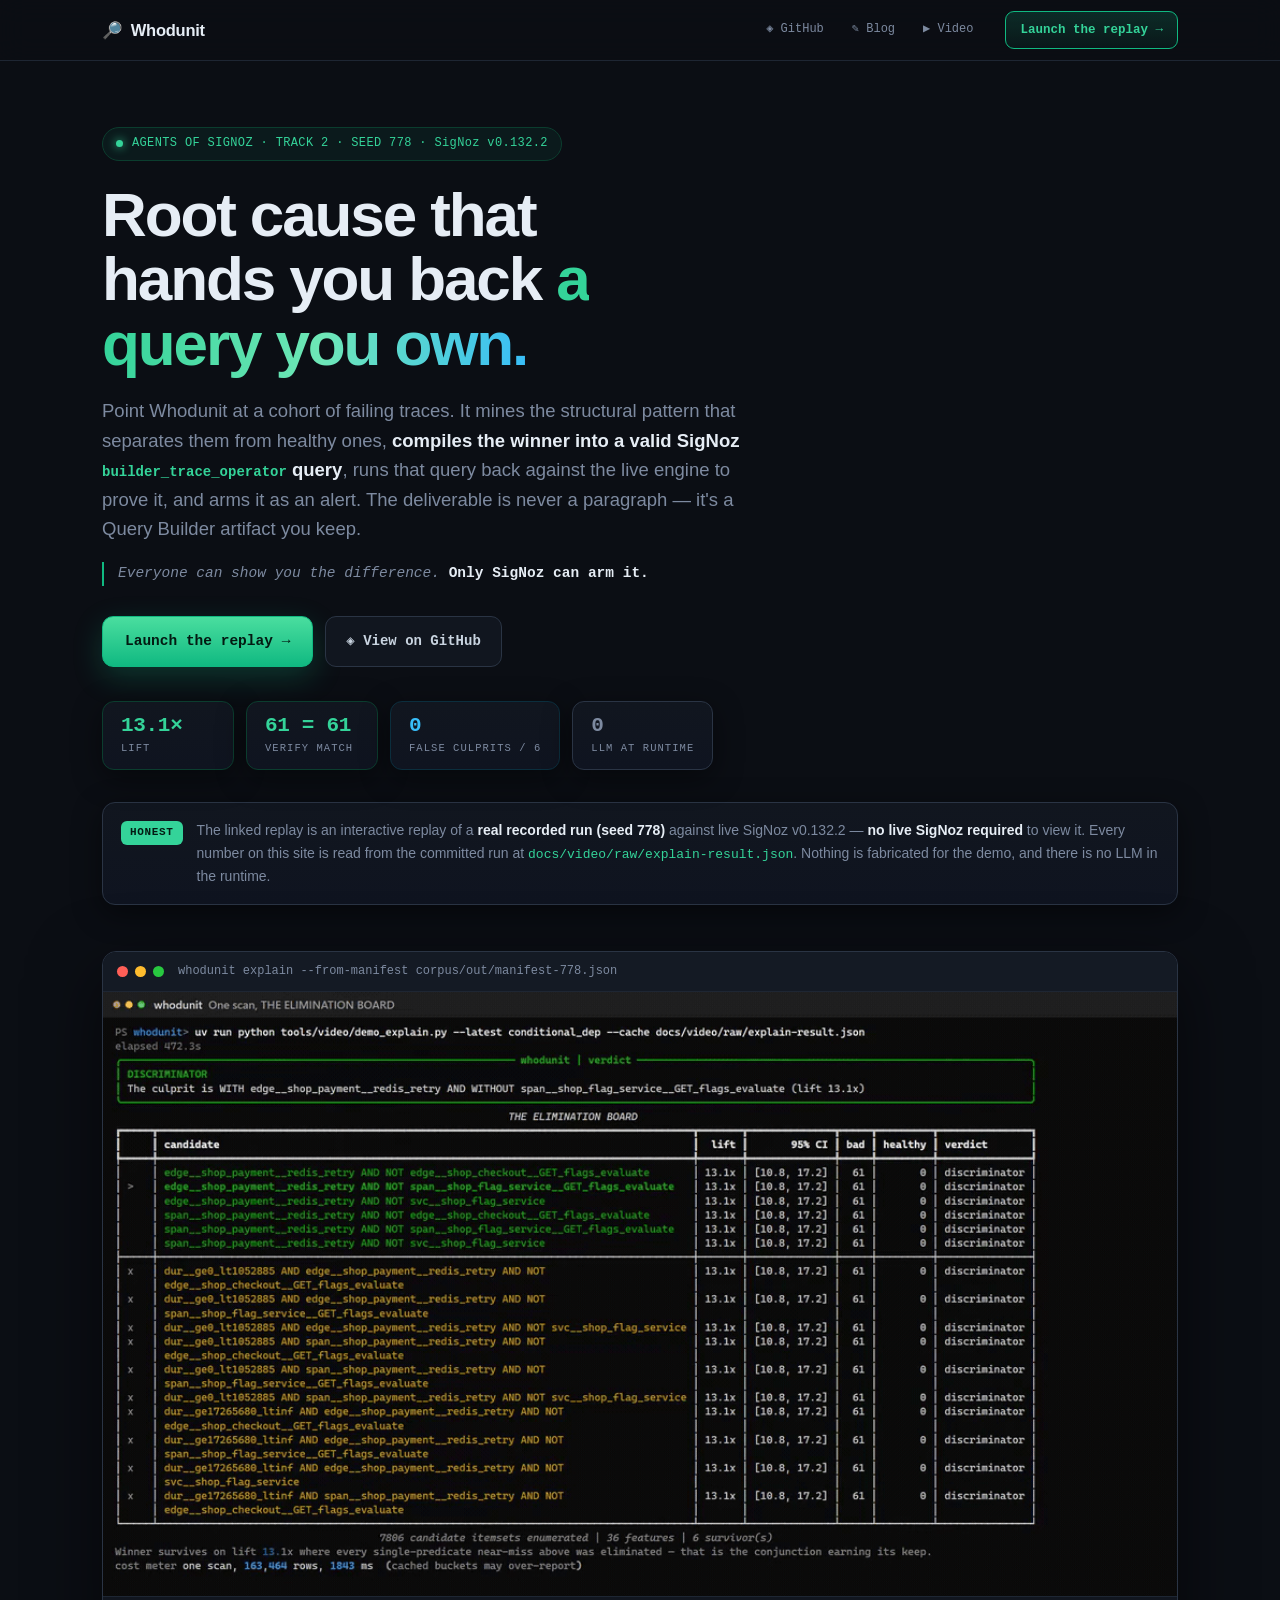
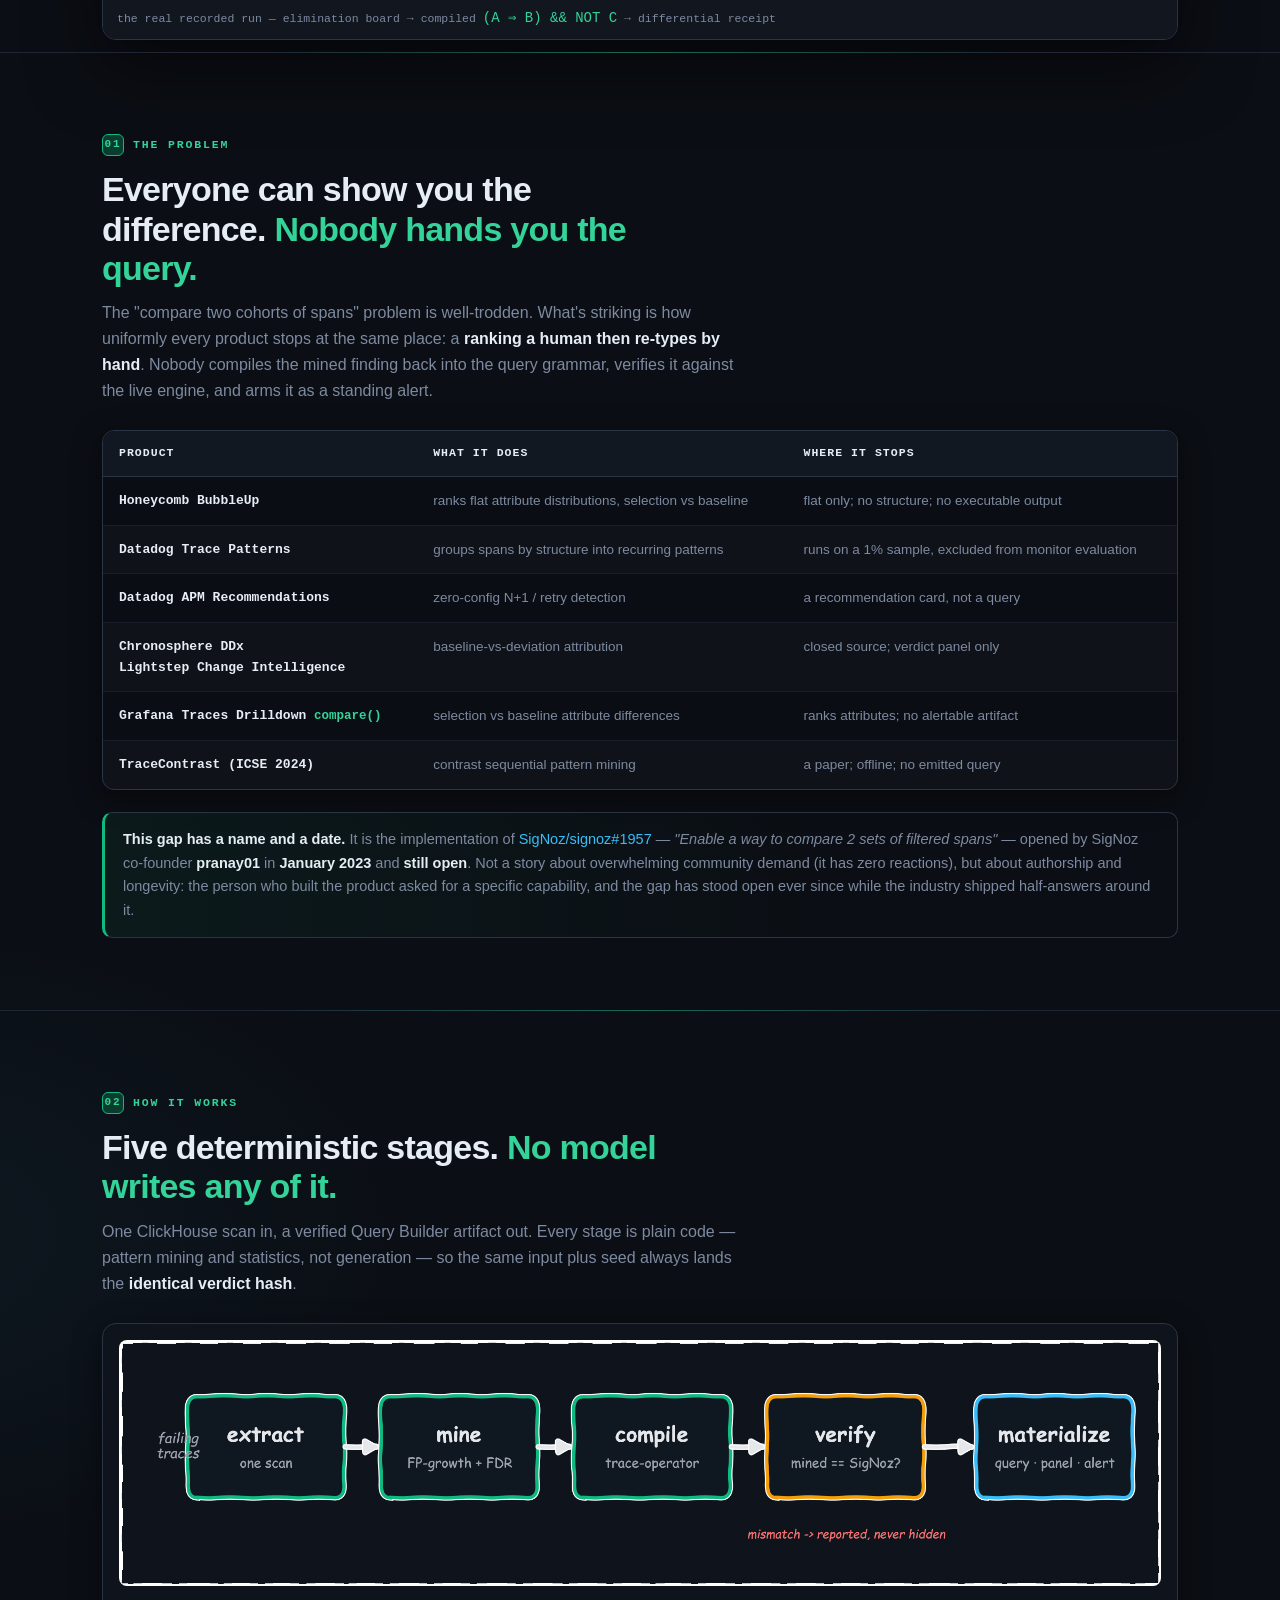
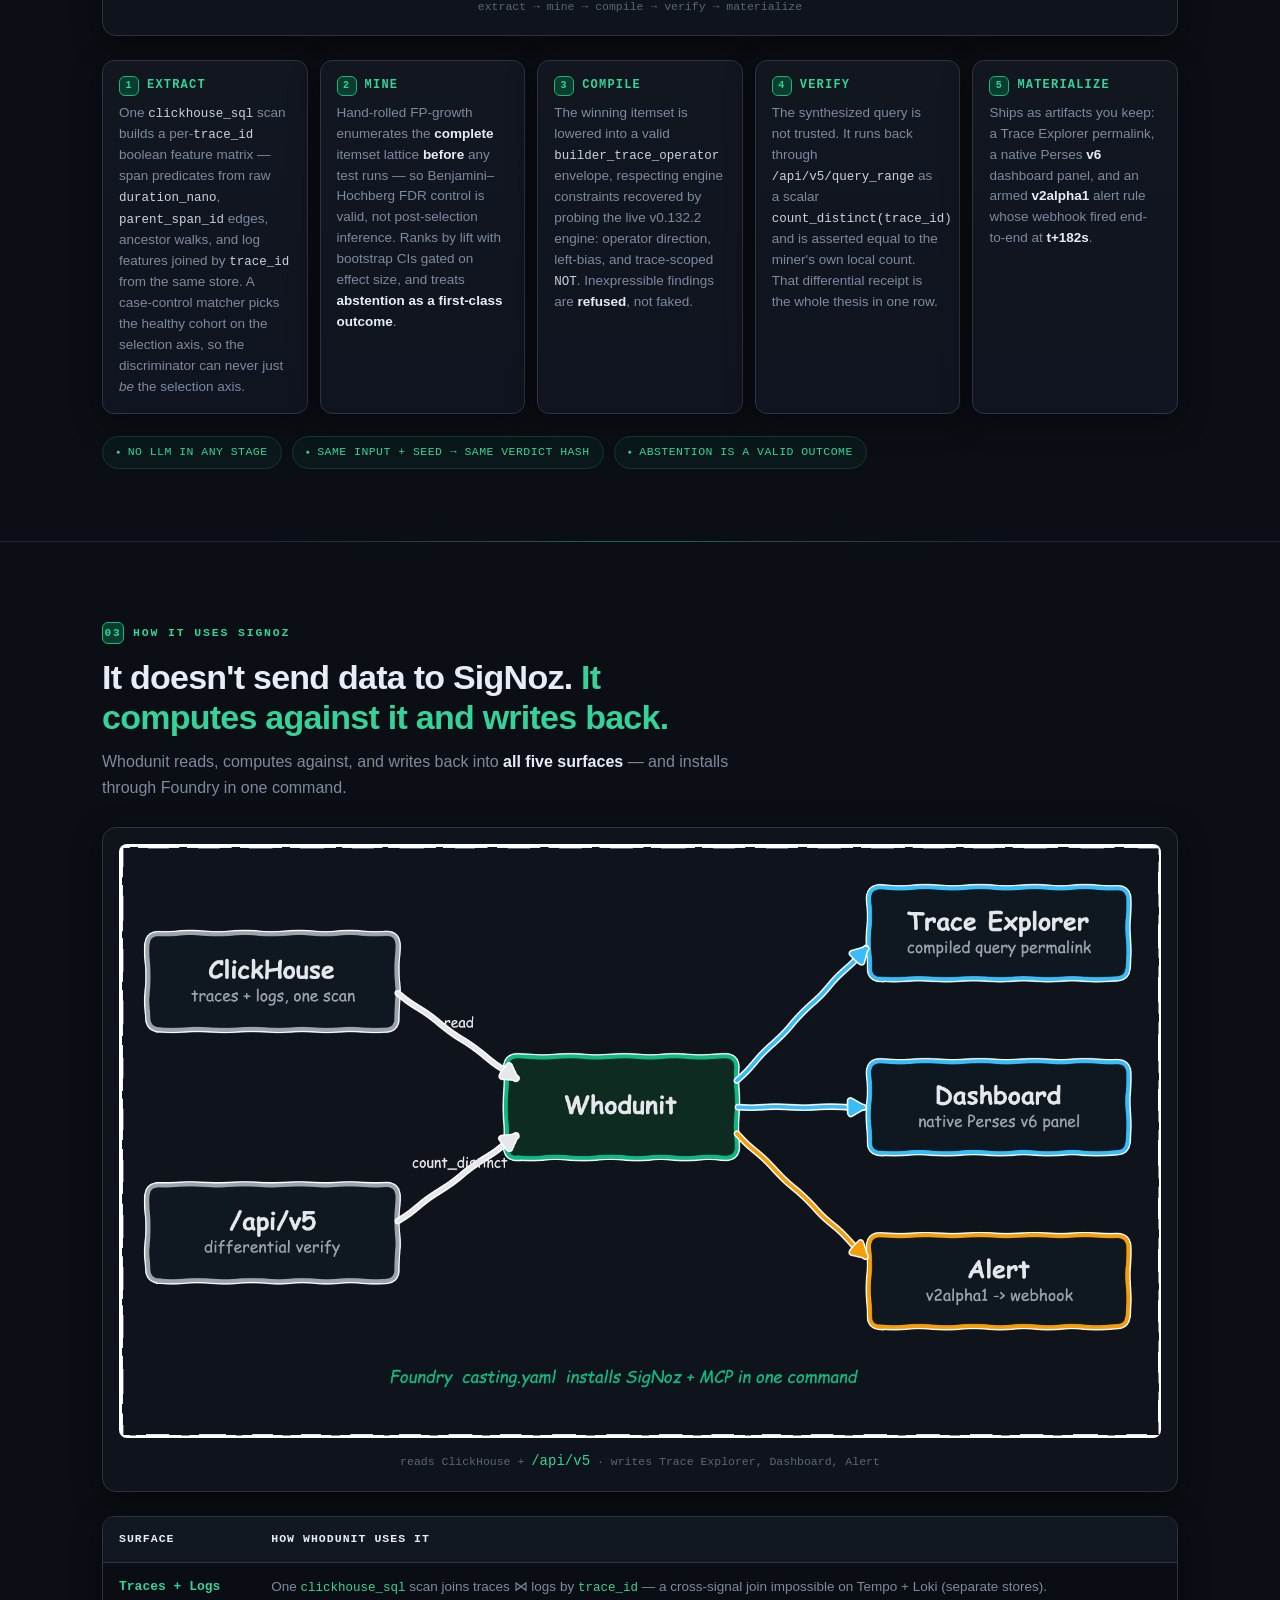
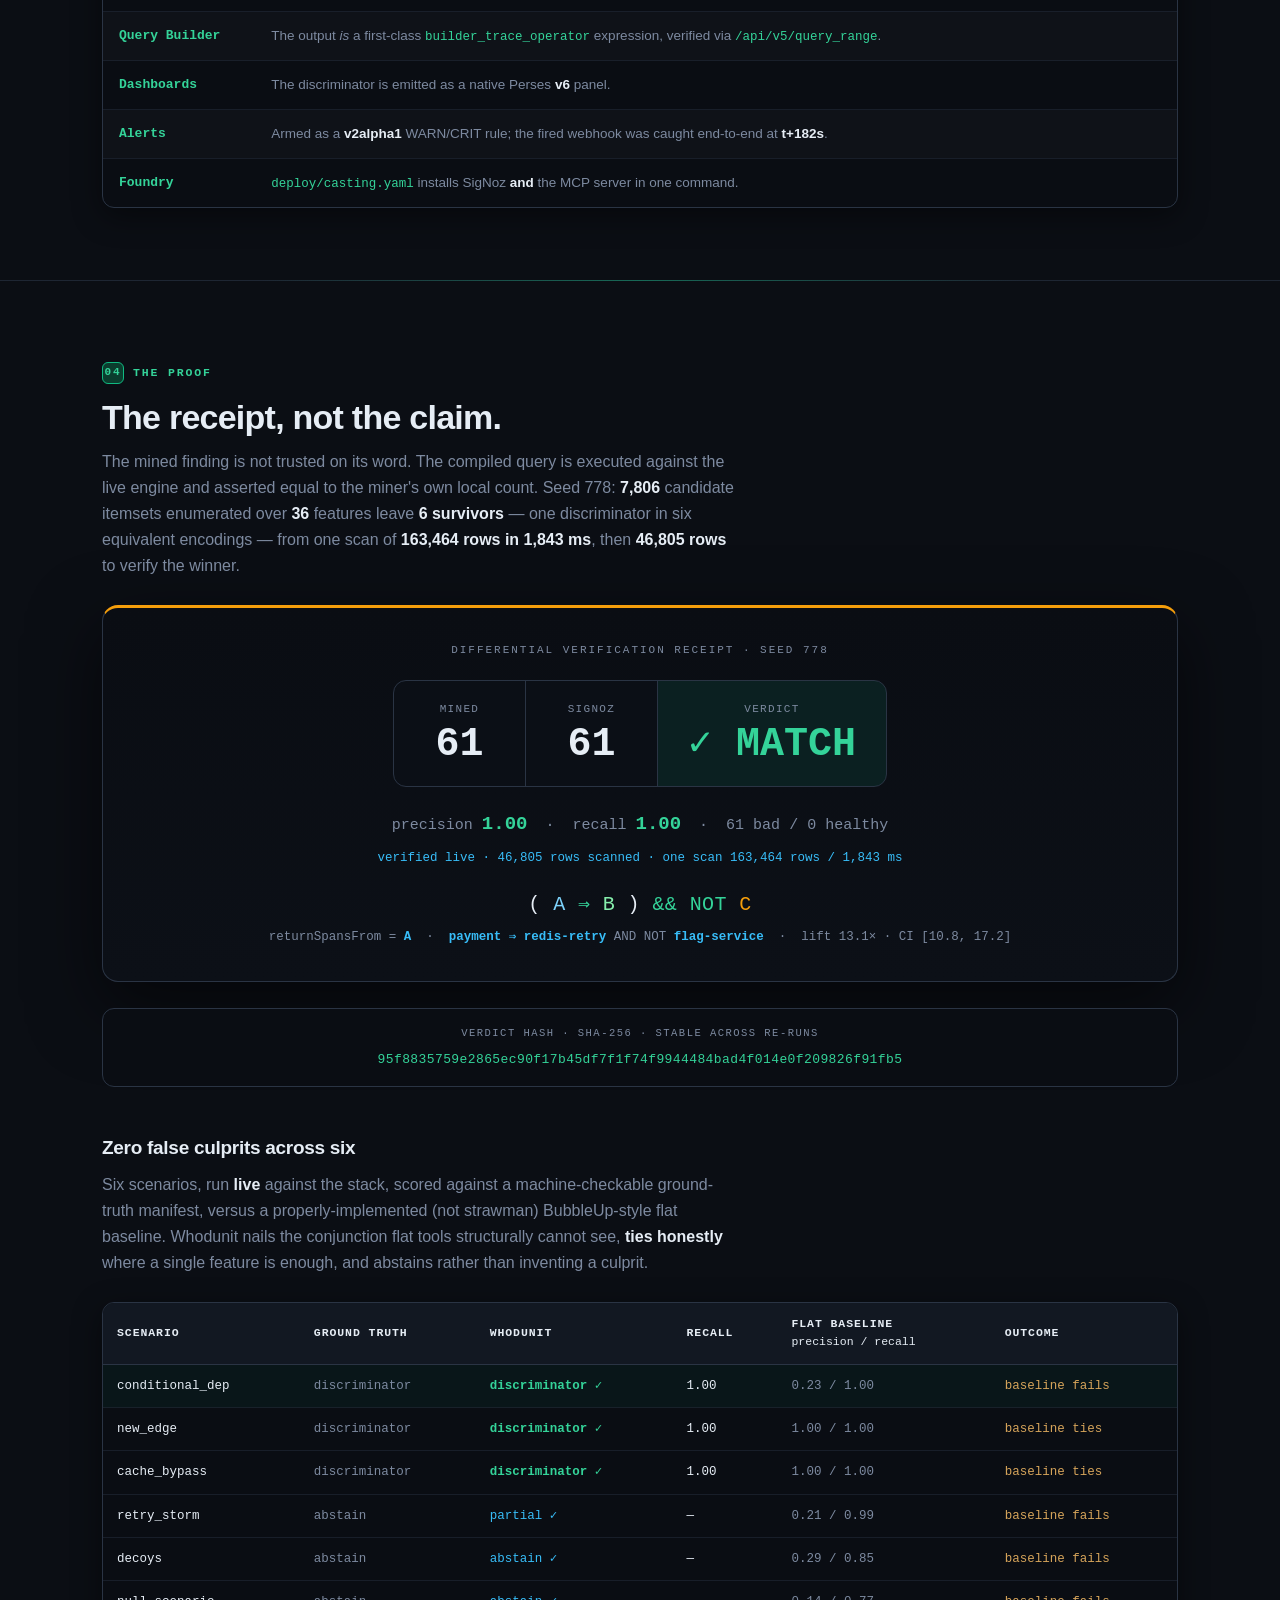
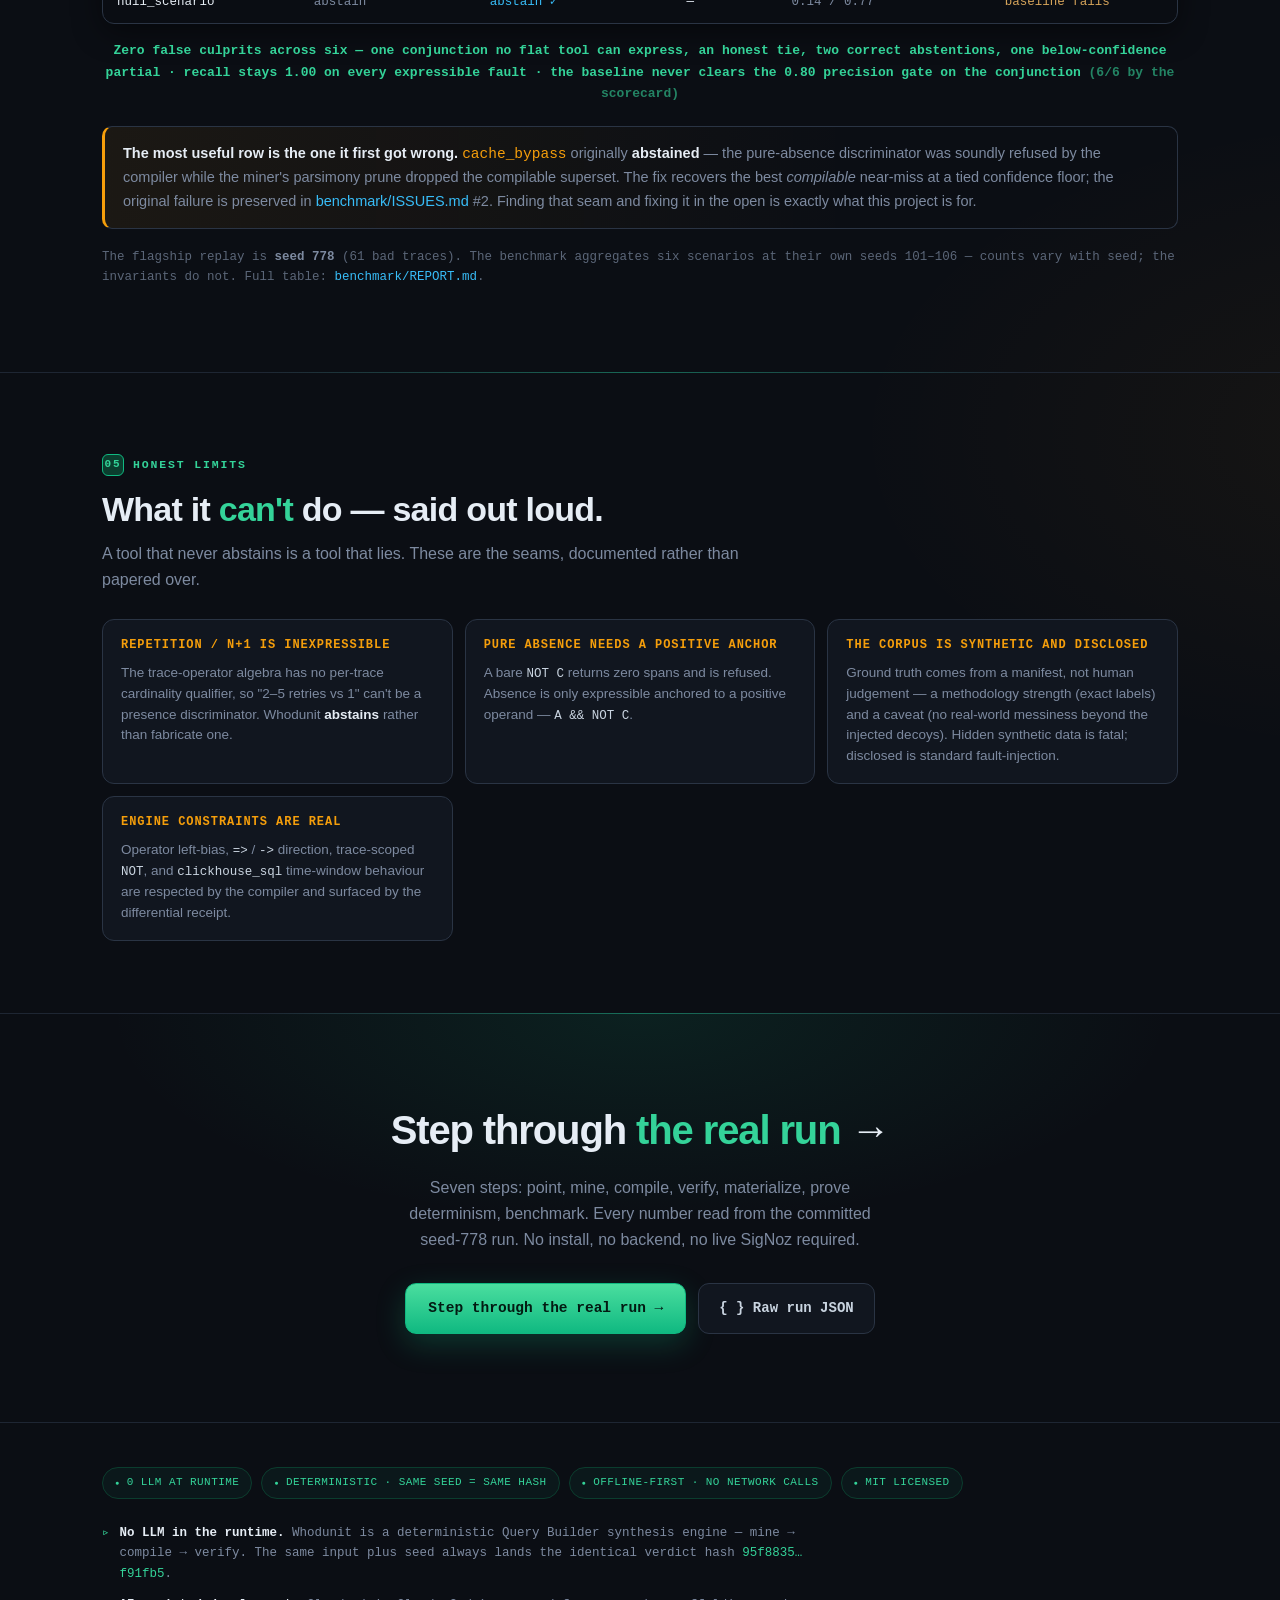
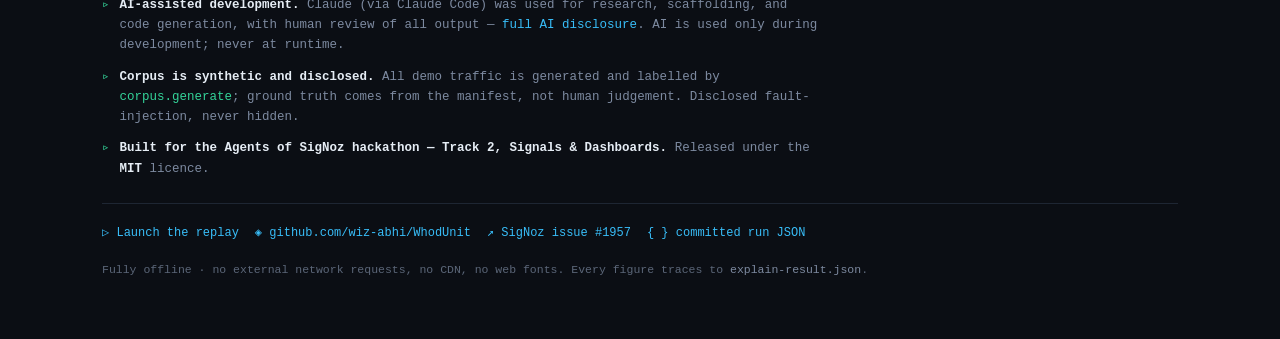
<file: replay/index.html>
<!doctype html>
<html lang="en">
<head>
<meta charset="utf-8" />
<meta name="viewport" content="width=device-width, initial-scale=1" />
<title>Whodunit — root cause that hands you back a query you own</title>
<meta name="description" content="Whodunit mines the structural discriminator between failing and healthy traces, compiles it into a valid SigNoz trace-operator query, verifies it against the live engine, and arms it. No LLM at runtime." />
<style>
  /* ============================================================
     Whodunit · landing page
     Self-contained: no CDN, no web fonts, no network requests.
     ============================================================ */
  *, *::before, *::after { box-sizing: border-box; }
  :root{
    --bg:#0b0e14; --bg2:#0d1117; --panel:#11161f; --panel2:#0f1420; --panel3:#0a0d13;
    --line:#1e2633; --line2:#2a3444;
    --ink:#c9d4e0; --ink2:#e6edf5; --dim:#7d8aa0; --dim2:#5b6678;
    --green:#34d399; --green-d:#10b981; --green-dd:#0b3d2e;
    --amber:#d6a45a; --amber-b:#f59e0b; --amber-dd:#3d2c0d;
    --cyan:#38bdf8; --cyan-d:#0b2e3d;
    --red:#f87171; --red-d:#ef4444;
    --mono:"SFMono-Regular",Consolas,"Liberation Mono",Menlo,"DejaVu Sans Mono",monospace;
    --sans:-apple-system,BlinkMacSystemFont,"Segoe UI",Roboto,Helvetica,Arial,sans-serif;
    --shadow:0 8px 30px rgba(0,0,0,.45);
    --shadow-lg:0 24px 70px rgba(0,0,0,.55);
    --maxw:1120px;
  }
  html{scroll-behavior:smooth;}
  html,body{margin:0;padding:0;}
  body{
    background:
      radial-gradient(1200px 620px at 78% -8%, rgba(16,185,129,.09), transparent 62%),
      radial-gradient(1000px 560px at -12% 34%, rgba(56,189,248,.06), transparent 60%),
      radial-gradient(900px 520px at 110% 82%, rgba(245,158,11,.05), transparent 62%),
      var(--bg);
    color:var(--ink); font-family:var(--sans);
    font-size:16px; line-height:1.62; -webkit-font-smoothing:antialiased;
    overflow-x:hidden;
  }
  a{color:var(--cyan); text-decoration:none;}
  a:hover{text-decoration:underline;}
  .mono{font-family:var(--mono);}
  .wrap{max-width:var(--maxw); margin:0 auto; padding:0 22px;}
  .sr{position:absolute;width:1px;height:1px;overflow:hidden;clip:rect(0,0,0,0);}

  /* ---------- sticky nav ---------- */
  .topnav{position:sticky;top:0;z-index:50;background:rgba(11,14,20,.82);backdrop-filter:blur(14px);
    border-bottom:1px solid var(--line);}
  .topnav-in{max-width:var(--maxw);margin:0 auto;padding:11px 22px;display:flex;align-items:center;gap:14px;}
  .wordmark{display:inline-flex;align-items:center;gap:8px;font-weight:800;font-size:16.5px;
    color:var(--ink2);letter-spacing:-.015em;flex:none;}
  .wordmark:hover{text-decoration:none;}
  .navspace{flex:1 1 auto;}
  .navlinks{display:flex;align-items:center;gap:4px;flex:none;}
  .navlinks a, .navlinks span.ph{display:inline-flex;align-items:center;gap:6px;font-family:var(--mono);
    font-size:12px;border-radius:8px;padding:7px 11px;color:var(--dim);background:transparent;
    border:1px solid transparent;white-space:nowrap;transition:.15s;}
  .navlinks a:hover{color:var(--ink2);border-color:var(--line2);background:var(--panel);text-decoration:none;}
  .navlinks span.ph{color:var(--dim2);border:1px dashed var(--line2);}
  .navcta{display:inline-flex;align-items:center;gap:8px;font-family:var(--mono);font-size:12.5px;font-weight:700;
    border:1px solid var(--green-d);border-radius:9px;padding:8px 14px;color:var(--green);
    background:linear-gradient(180deg,rgba(16,185,129,.18),rgba(16,185,129,.06));
    white-space:nowrap;flex:none;margin-left:6px;transition:.15s;}
  .navcta:hover{background:rgba(16,185,129,.26);box-shadow:0 0 0 3px rgba(16,185,129,.12);text-decoration:none;color:var(--green);}
  @media(max-width:820px){ .navlinks{display:none;} }

  /* ---------- generic section rhythm ---------- */
  section.band{padding:76px 0 72px;border-top:1px solid var(--line);position:relative;}
  section.band::before{content:"";position:absolute;top:-1px;left:50%;transform:translateX(-50%);
    width:min(760px,86%);height:1px;
    background:linear-gradient(90deg,transparent,rgba(16,185,129,.45),transparent);}
  .eyebrow{display:inline-flex;align-items:center;gap:9px;font-family:var(--mono);font-size:11.5px;
    color:var(--green);letter-spacing:.16em;text-transform:uppercase;font-weight:700;margin-bottom:14px;}
  .eyebrow .num{display:grid;place-items:center;width:22px;height:22px;border-radius:6px;
    background:var(--green-dd);border:1px solid var(--green-d);color:var(--green);font-size:11px;}
  h2.sec{font-size:clamp(24px,3.4vw,34px);line-height:1.16;letter-spacing:-.022em;font-weight:800;
    margin:0 0 12px;color:var(--ink2);max-width:22ch;}
  h2.sec .accent{color:var(--green);}
  h2.sec.wide{max-width:30ch;}
  p.sub{color:var(--dim);font-size:16px;max-width:72ch;margin:0 0 26px;}
  p.sub b, p.sub strong{color:var(--ink2);font-weight:600;}
  p.sub code, .kw{font-family:var(--mono);font-size:14px;color:var(--green);}

  /* ---------- hero ---------- */
  .hero{padding:66px 0 12px;}
  .kicker{display:inline-flex;align-items:center;gap:9px;font-family:var(--mono);font-size:12px;color:var(--green);
    border:1px solid var(--green-dd);background:rgba(16,185,129,.07);padding:6px 13px;border-radius:999px;letter-spacing:.03em;}
  .kicker .dot{width:7px;height:7px;border-radius:50%;background:var(--green);box-shadow:0 0 10px var(--green);animation:pulse 2.4s infinite;}
  @keyframes pulse{0%,100%{opacity:1}50%{opacity:.32}}
  h1.title{font-size:clamp(34px,6.2vw,62px);line-height:1.04;margin:22px 0 0;font-weight:800;
    letter-spacing:-.034em;color:var(--ink2);max-width:16ch;}
  h1.title .accent{
    background:linear-gradient(96deg,var(--green) 8%,#6ee7b7 55%,var(--cyan) 100%);
    -webkit-background-clip:text;background-clip:text;color:transparent;}
  p.hero-sub{color:var(--dim);font-size:clamp(16px,1.7vw,18.5px);max-width:64ch;margin:20px 0 0;line-height:1.6;}
  p.hero-sub b{color:var(--ink2);font-weight:600;}
  .tagline{font-family:var(--mono);color:var(--dim);font-size:14.5px;margin:18px 0 0;font-style:italic;
    padding-left:14px;border-left:2px solid var(--green-d);}
  .tagline b{color:var(--ink2);font-style:normal;}

  .cta-row{display:flex;flex-wrap:wrap;gap:12px;margin:30px 0 0;align-items:center;}
  .btn-lg{display:inline-flex;align-items:center;gap:9px;font-family:var(--mono);font-size:14.5px;font-weight:700;
    border-radius:11px;padding:13px 22px;border:1px solid var(--green-d);color:#031a12;
    background:linear-gradient(180deg,#4ade9f,var(--green-d));box-shadow:0 10px 30px rgba(16,185,129,.24);transition:.16s;}
  .btn-lg:hover{text-decoration:none;color:#031a12;transform:translateY(-1px);box-shadow:0 14px 38px rgba(16,185,129,.34);}
  .btn-lg:active{transform:translateY(0);}
  .btn-gh{display:inline-flex;align-items:center;gap:9px;font-family:var(--mono);font-size:14px;font-weight:600;
    border-radius:11px;padding:13px 20px;border:1px solid var(--line2);color:var(--ink);background:var(--panel);transition:.16s;}
  .btn-gh:hover{text-decoration:none;color:var(--ink2);border-color:var(--dim2);background:#151b26;}

  /* ---------- result chips ---------- */
  .chips{display:flex;flex-wrap:wrap;gap:12px;margin:34px 0 0;}
  .chip{display:flex;flex-direction:column;gap:3px;border:1px solid var(--line2);
    background:linear-gradient(180deg,var(--panel),var(--panel2));border-radius:12px;padding:12px 18px;
    box-shadow:var(--shadow);min-width:132px;}
  .chip .cv{font-family:var(--mono);font-weight:800;font-size:21px;color:var(--ink2);letter-spacing:-.015em;line-height:1.1;}
  .chip .cl{font-family:var(--mono);font-size:10.5px;color:var(--dim);letter-spacing:.1em;text-transform:uppercase;}
  .chip.c-green{border-color:var(--green-dd);} .chip.c-green .cv{color:var(--green);}
  .chip.c-amber{border-color:#5a4114;} .chip.c-amber .cv{color:var(--amber-b);}
  .chip.c-blue{border-color:var(--cyan-d);} .chip.c-blue .cv{color:var(--cyan);}
  .chip.c-dim .cv{color:var(--dim);}

  /* ---------- honest provenance banner ---------- */
  .honest{border:1px solid var(--line2);background:linear-gradient(180deg,var(--panel),var(--panel2));
    border-radius:13px;padding:16px 18px;margin:32px 0 0;font-size:14px;color:var(--dim);
    display:flex;gap:14px;align-items:flex-start;box-shadow:var(--shadow);}
  .honest .badge{flex:none;font-family:var(--mono);font-size:11px;color:#031a12;background:var(--green);
    border-radius:6px;padding:3px 9px;font-weight:800;margin-top:2px;letter-spacing:.06em;}
  .honest b{color:var(--ink2);}
  .honest code{color:var(--green);font-family:var(--mono);font-size:13px;}

  /* ---------- media frames ---------- */
  .frame{border:1px solid var(--line2);border-radius:14px;overflow:hidden;background:var(--panel3);
    box-shadow:var(--shadow-lg);margin:0;}
  .frame-bar{display:flex;align-items:center;gap:8px;padding:10px 14px;background:#141a24;border-bottom:1px solid var(--line);}
  .frame-bar .tl{display:flex;gap:7px;}
  .frame-bar .tl i{width:11px;height:11px;border-radius:50%;display:block;}
  .tl .r{background:#ff5f57}.tl .y{background:#febc2e}.tl .g{background:#28c840}
  .frame-bar .ttl{font-family:var(--mono);font-size:12px;color:var(--dim);margin-left:6px;}
  .frame img{display:block;width:100%;height:auto;}
  .frame figcaption, .frame .cap{font-family:var(--mono);font-size:11.5px;color:var(--dim);
    padding:10px 14px;background:var(--panel);border-top:1px solid var(--line);}
  .hero-media{margin-top:46px;}
  .diagram{border:1px solid var(--line2);border-radius:14px;background:#0e131c;padding:16px;
    box-shadow:var(--shadow);margin:0 0 24px;}
  .diagram img{display:block;width:100%;height:auto;border-radius:8px;}
  .diagram figcaption{font-family:var(--mono);font-size:11.5px;color:var(--dim2);padding:12px 4px 2px;text-align:center;}

  /* ---------- tables ---------- */
  .tbl-wrap{overflow-x:auto;border:1px solid var(--line2);border-radius:12px;background:var(--panel3);box-shadow:var(--shadow);}
  table.t{border-collapse:collapse;width:100%;font-size:13.5px;min-width:660px;}
  table.t th{text-align:left;color:var(--ink2);font-weight:700;padding:13px 16px;border-bottom:1px solid var(--line2);
    background:#121822;font-family:var(--mono);font-size:11.5px;letter-spacing:.09em;text-transform:uppercase;}
  table.t td{padding:13px 16px;border-bottom:1px solid rgba(30,38,51,.7);color:var(--dim);vertical-align:top;}
  table.t tr:last-child td{border-bottom:0;}
  table.t td:first-child{color:var(--ink2);font-weight:600;font-family:var(--mono);font-size:13px;white-space:nowrap;}
  table.t tbody tr:nth-child(even) td{background:rgba(255,255,255,.018);}
  table.t td .stop{color:var(--amber);}
  table.t.five td:first-child{color:var(--green);}
  table.t code{font-family:var(--mono);font-size:12.5px;color:var(--green);}

  .callout{margin-top:22px;border:1px solid var(--line2);border-left:3px solid var(--green-d);
    background:linear-gradient(90deg,rgba(16,185,129,.07),transparent 70%);border-radius:10px;
    padding:15px 18px;font-size:14.5px;color:var(--dim);}
  .callout b{color:var(--ink2);}
  .callout.amber{border-left-color:var(--amber-b);background:linear-gradient(90deg,rgba(245,158,11,.07),transparent 70%);}
  .punch{font-size:clamp(19px,2.6vw,26px);font-weight:700;color:var(--ink2);letter-spacing:-.02em;
    margin:0 0 10px;line-height:1.3;}
  .punch .accent{color:var(--green);}
  .punch .off{color:var(--amber-b);}

  /* ---------- how-it-works stage strip ---------- */
  .stages{display:grid;gap:12px;grid-template-columns:repeat(auto-fit,minmax(190px,1fr));margin-top:6px;}
  .stage{border:1px solid var(--line2);background:linear-gradient(180deg,var(--panel),var(--panel2));
    border-radius:12px;padding:15px 16px;box-shadow:var(--shadow);}
  .stage .sh{font-family:var(--mono);font-size:12px;color:var(--green);letter-spacing:.1em;
    text-transform:uppercase;font-weight:700;display:flex;align-items:center;gap:8px;margin-bottom:7px;}
  .stage .sh .i{width:20px;height:20px;border-radius:6px;background:var(--green-dd);border:1px solid var(--green-d);
    display:grid;place-items:center;font-size:10px;color:var(--green);flex:none;}
  .stage p{margin:0;font-size:13.5px;color:var(--dim);line-height:1.55;}
  .stage p code{font-family:var(--mono);font-size:12.5px;color:var(--ink);}
  .nollm{display:flex;flex-wrap:wrap;gap:10px;margin-top:22px;}
  .nollm span{display:inline-flex;align-items:center;gap:7px;font-family:var(--mono);font-size:11.5px;color:var(--green);
    border:1px solid var(--green-dd);background:rgba(16,185,129,.06);border-radius:999px;padding:6px 13px;letter-spacing:.04em;}
  .nollm span::before{content:"●";font-size:7px;}

  /* ---------- the proof ---------- */
  .receipt{border:1px solid var(--line2);border-top:3px solid var(--amber-b);border-radius:16px;
    background:linear-gradient(180deg,#0a0d13,#0c1017);padding:34px 24px;text-align:center;box-shadow:var(--shadow-lg);}
  .receipt .rlab{font-family:var(--mono);font-size:11px;color:var(--dim);letter-spacing:.18em;
    text-transform:uppercase;margin-bottom:20px;}
  .receipt .rr{display:inline-flex;flex-wrap:wrap;align-items:stretch;border:1px solid var(--line2);
    border-radius:13px;overflow:hidden;background:#0b0f16;}
  .receipt .cell{padding:20px 30px;border-right:1px solid var(--line2);min-width:132px;}
  .receipt .cell:last-child{border-right:0;}
  .receipt .cell .lab{font-family:var(--mono);font-size:11px;color:var(--dim);letter-spacing:.12em;text-transform:uppercase;}
  .receipt .cell .val{font-family:var(--mono);font-size:clamp(28px,4.6vw,40px);font-weight:800;color:var(--ink2);margin-top:5px;line-height:1.05;}
  .receipt .cell.match{background:rgba(16,185,129,.1);}
  .receipt .cell.match .val{color:var(--green);}
  .receipt .cell.match .val::before{content:"✓ ";}
  .receipt .prec{margin-top:22px;font-family:var(--mono);font-size:15px;color:var(--dim);}
  .receipt .prec b{color:var(--green);font-size:19px;}
  .receipt .costline{margin-top:9px;font-family:var(--mono);font-size:12.5px;color:var(--cyan);}
  .receipt .expr{margin-top:20px;font-family:var(--mono);font-size:clamp(15px,2.4vw,20px);color:var(--ink2);letter-spacing:.02em;}
  .receipt .expr .op{color:var(--green);} .receipt .expr .A{color:#7dd3fc;}
  .receipt .expr .B{color:#86efac;} .receipt .expr .C{color:var(--amber-b);}
  .receipt .rsf{font-family:var(--mono);font-size:12.5px;color:var(--dim);margin-top:6px;}
  .receipt .rsf b{color:var(--cyan);}

  table.bench{border-collapse:collapse;width:100%;font-family:var(--mono);font-size:12.5px;min-width:700px;}
  table.bench th{background:#121822;color:var(--ink2);text-align:left;padding:12px 14px;
    border-bottom:1px solid var(--line2);font-weight:700;font-size:11.5px;letter-spacing:.08em;text-transform:uppercase;}
  table.bench td{padding:11px 14px;border-bottom:1px solid rgba(30,38,51,.7);color:var(--dim);}
  table.bench tr:last-child td{border-bottom:0;}
  table.bench td.name{color:var(--ink2);}
  table.bench td.ok{color:var(--green);font-weight:700;}
  table.bench td.abst{color:var(--cyan);}
  table.bench td.fail{color:var(--amber);}
  table.bench tr.flag td{background:rgba(16,185,129,.055);}
  .bench-tot{font-family:var(--mono);font-size:13px;color:var(--green);margin-top:16px;text-align:center;font-weight:700;}
  .hash-strip{margin-top:26px;border:1px solid var(--line2);border-radius:12px;background:var(--panel3);
    padding:16px 18px;text-align:center;}
  .hash-strip .hl{font-family:var(--mono);font-size:10.5px;color:var(--dim);letter-spacing:.14em;text-transform:uppercase;}
  .hash-strip .hv{font-family:var(--mono);font-size:clamp(10.5px,1.9vw,13px);word-break:break-all;
    color:var(--green);margin-top:7px;letter-spacing:.4px;}

  /* ---------- limits ---------- */
  .limits{display:grid;gap:12px;grid-template-columns:repeat(auto-fit,minmax(280px,1fr));}
  .limit{border:1px solid var(--line2);background:var(--panel);border-radius:12px;padding:16px 18px;}
  .limit h3{margin:0 0 7px;font-family:var(--mono);font-size:12px;color:var(--amber-b);
    letter-spacing:.08em;text-transform:uppercase;font-weight:700;}
  .limit p{margin:0;font-size:13.5px;color:var(--dim);line-height:1.55;}
  .limit p code{font-family:var(--mono);font-size:12.5px;color:var(--ink);}

  /* ---------- closing CTA band ---------- */
  .cta-band{margin:0;padding:84px 0 88px;border-top:1px solid var(--line);position:relative;text-align:center;
    background:radial-gradient(760px 300px at 50% 0%, rgba(16,185,129,.11), transparent 70%);}
  .cta-band::before{content:"";position:absolute;top:-1px;left:50%;transform:translateX(-50%);
    width:min(760px,86%);height:1px;background:linear-gradient(90deg,transparent,rgba(16,185,129,.5),transparent);}
  .cta-band h2{font-size:clamp(26px,4vw,40px);letter-spacing:-.028em;font-weight:800;color:var(--ink2);margin:0 0 12px;}
  .cta-band h2 .accent{color:var(--green);}
  .cta-band p{color:var(--dim);max-width:56ch;margin:0 auto 28px;font-size:16px;}
  .cta-band .cta-row{justify-content:center;}

  /* ---------- footer ---------- */
  footer{border-top:1px solid var(--line);padding:44px 0 56px;color:var(--dim);font-size:13.5px;}
  .fbadges{display:flex;flex-wrap:wrap;gap:9px;margin-bottom:24px;}
  .fbadge{display:inline-flex;align-items:center;gap:7px;font-family:var(--mono);font-size:11px;color:var(--green);
    border:1px solid var(--green-dd);background:rgba(16,185,129,.06);border-radius:999px;padding:6px 12px;letter-spacing:.04em;}
  .fbadge::before{content:"●";font-size:7px;}
  .disc{display:grid;gap:11px;font-family:var(--mono);font-size:12.5px;max-width:96ch;}
  .disc .li{display:flex;gap:10px;align-items:flex-start;}
  .disc .li .c{color:var(--green);flex:none;}
  .disc b{color:var(--ink2);}
  .disc code{color:var(--green);}
  .fl{margin-top:24px;display:flex;flex-wrap:wrap;gap:16px;font-family:var(--mono);font-size:12px;
    padding-top:20px;border-top:1px solid var(--line);}
  .provenance{font-family:var(--mono);font-size:11.5px;color:var(--dim2);margin-top:18px;}
  .provenance a{color:var(--dim);}

  /* ---------- scroll reveal (CSS only, progressive) ---------- */
  .rv{}
  @supports (animation-timeline: view()){
    @media (prefers-reduced-motion: no-preference){
      html:not(.no-anim) .rv{
        animation:rvIn linear both;
        animation-timeline:view();
        animation-range:entry 2% entry 46%;
      }
    }
  }
  @keyframes rvIn{ from{opacity:0;transform:translateY(20px);} to{opacity:1;transform:none;} }

  @media(max-width:700px){
    section.band{padding:56px 0 52px;}
    .hero{padding:44px 0 8px;}
    .receipt{padding:24px 14px;}
    .receipt .cell{padding:15px 18px;min-width:104px;}
    .chip{min-width:0;padding:10px 14px;}
    .chip .cv{font-size:18px;}
  }
</style>
</head>
<body>

<!-- ============ 1 · sticky nav ============ -->
<nav class="topnav">
  <div class="topnav-in">
    <a class="wordmark" href="#top">🔎 <span>Whodunit</span></a>
    <span class="navspace"></span>
    <div class="navlinks">
      <a href="https://github.com/wiz-abhi/WhodUnit" target="_blank" rel="noopener">◈ GitHub</a>
      <a href="https://medium.com/@abhishekg8318/whodunit-compiling-a-root-cause-finding-back-into-a-signoz-query-you-own-d83bece7f422" target="_blank" rel="noopener">✎ Blog</a>
      <a href="https://youtu.be/myZlRwcpHIA" target="_blank" rel="noopener">▶ Video</a>
    </div>
    <a class="navcta" href="app.html">Launch the replay →</a>
  </div>
</nav>

<main id="top">

<!-- ============ 2 · hero ============ -->
<section class="hero">
  <div class="wrap">
    <span class="kicker"><span class="dot"></span>AGENTS OF SIGNOZ · TRACK 2 · SEED 778 · SigNoz v0.132.2</span>

    <h1 class="title">Root cause that hands you back <span class="accent">a query you own.</span></h1>

    <p class="hero-sub">Point Whodunit at a cohort of failing traces. It mines the structural pattern that
      separates them from healthy ones, <b>compiles the winner into a valid SigNoz
      <code class="kw">builder_trace_operator</code> query</b>, runs that query back against the live engine to
      prove it, and arms it as an alert. The deliverable is never a paragraph — it's a Query Builder artifact
      you keep.</p>

    <p class="tagline">Everyone can show you the difference. <b>Only SigNoz can arm it.</b></p>

    <div class="cta-row">
      <a class="btn-lg" href="app.html">Launch the replay →</a>
      <a class="btn-gh" href="https://github.com/wiz-abhi/WhodUnit" target="_blank" rel="noopener">◈ View on GitHub</a>
    </div>

    <div class="chips">
      <div class="chip c-green"><span class="cv">13.1×</span><span class="cl">lift</span></div>
      <div class="chip c-green"><span class="cv">61 = 61</span><span class="cl">verify match</span></div>
      <div class="chip c-blue"><span class="cv">0</span><span class="cl">false culprits / 6</span></div>
      <div class="chip c-dim"><span class="cv">0</span><span class="cl">LLM at runtime</span></div>
    </div>

    <div class="honest">
      <span class="badge">HONEST</span>
      <div>The linked replay is an interactive replay of a <b>real recorded run (seed 778)</b> against live
        SigNoz v0.132.2 — <b>no live SigNoz required</b> to view it. Every number on this site is read from the
        committed run at <code>docs/video/raw/explain-result.json</code>. Nothing is fabricated for the demo,
        and there is no LLM in the runtime.</div>
    </div>

    <figure class="frame hero-media rv">
      <div class="frame-bar"><span class="tl"><i class="r"></i><i class="y"></i><i class="g"></i></span>
        <span class="ttl">whodunit explain --from-manifest corpus/out/manifest-778.json</span></div>
      <img src="assets/hero.gif" alt="Whodunit mining the structural discriminator, then compiling and verifying it as a SigNoz trace-operator query" width="1000" height="562" />
      <figcaption>the real recorded run — elimination board → compiled <span class="kw">(A ⇒ B) &amp;&amp; NOT C</span> → differential receipt</figcaption>
    </figure>
  </div>
</section>

<!-- ============ 3 · the problem ============ -->
<section class="band" id="problem">
  <div class="wrap rv">
    <span class="eyebrow"><span class="num">01</span>The problem</span>
    <h2 class="sec wide">Everyone can show you the difference. <span class="accent">Nobody hands you the query.</span></h2>
    <p class="sub">The "compare two cohorts of spans" problem is well-trodden. What's striking is how uniformly
      every product stops at the same place: a <b>ranking a human then re-types by hand</b>. Nobody compiles the
      mined finding back into the query grammar, verifies it against the live engine, and arms it as a standing alert.</p>

    <div class="tbl-wrap">
      <table class="t">
        <thead><tr><th>Product</th><th>What it does</th><th>Where it stops</th></tr></thead>
        <tbody>
          <tr><td>Honeycomb BubbleUp</td><td>ranks flat attribute distributions, selection vs baseline</td><td class="stop">flat only; no structure; no executable output</td></tr>
          <tr><td>Datadog Trace Patterns</td><td>groups spans by structure into recurring patterns</td><td class="stop">runs on a 1% sample, excluded from monitor evaluation</td></tr>
          <tr><td>Datadog APM Recommendations</td><td>zero-config N+1 / retry detection</td><td class="stop">a recommendation card, not a query</td></tr>
          <tr><td>Chronosphere DDx<br />Lightstep Change Intelligence</td><td>baseline-vs-deviation attribution</td><td class="stop">closed source; verdict panel only</td></tr>
          <tr><td>Grafana Traces Drilldown <code>compare()</code></td><td>selection vs baseline attribute differences</td><td class="stop">ranks attributes; no alertable artifact</td></tr>
          <tr><td>TraceContrast (ICSE 2024)</td><td>contrast sequential pattern mining</td><td class="stop">a paper; offline; no emitted query</td></tr>
        </tbody>
      </table>
    </div>

    <div class="callout">
      <b>This gap has a name and a date.</b> It is the implementation of
      <a href="https://github.com/SigNoz/signoz/issues/1957" target="_blank" rel="noopener">SigNoz/signoz#1957</a> —
      <i>"Enable a way to compare 2 sets of filtered spans"</i> — opened by SigNoz co-founder <b>pranay01</b> in
      <b>January 2023</b> and <b>still open</b>. Not a story about overwhelming community demand (it has zero
      reactions), but about authorship and longevity: the person who built the product asked for a specific
      capability, and the gap has stood open ever since while the industry shipped half-answers around it.
    </div>
  </div>
</section>

<!-- ============ 4 · how it works ============ -->
<section class="band" id="how">
  <div class="wrap rv">
    <span class="eyebrow"><span class="num">02</span>How it works</span>
    <h2 class="sec wide">Five deterministic stages. <span class="accent">No model writes any of it.</span></h2>
    <p class="sub">One ClickHouse scan in, a verified Query Builder artifact out. Every stage is plain code —
      pattern mining and statistics, not generation — so the same input plus seed always lands the
      <b>identical verdict hash</b>.</p>

    <figure class="diagram">
      <img src="assets/flow-pipeline.png" alt="Pipeline diagram: extract, mine, compile, verify, materialize" width="1952" height="462" />
      <figcaption>extract → mine → compile → verify → materialize</figcaption>
    </figure>

    <div class="stages">
      <div class="stage">
        <div class="sh"><span class="i">1</span>extract</div>
        <p>One <code>clickhouse_sql</code> scan builds a per-<code>trace_id</code> boolean feature matrix — span
          predicates from raw <code>duration_nano</code>, <code>parent_span_id</code> edges, ancestor walks, and
          log features joined by <code>trace_id</code> from the same store. A case-control matcher picks the
          healthy cohort on the selection axis, so the discriminator can never just <i>be</i> the selection axis.</p>
      </div>
      <div class="stage">
        <div class="sh"><span class="i">2</span>mine</div>
        <p>Hand-rolled FP-growth enumerates the <b style="color:var(--ink2)">complete</b> itemset lattice
          <b style="color:var(--ink2)">before</b> any test runs — so Benjamini–Hochberg FDR control is valid, not
          post-selection inference. Ranks by lift with bootstrap CIs gated on effect size, and treats
          <b style="color:var(--ink2)">abstention as a first-class outcome</b>.</p>
      </div>
      <div class="stage">
        <div class="sh"><span class="i">3</span>compile</div>
        <p>The winning itemset is lowered into a valid <code>builder_trace_operator</code> envelope, respecting
          engine constraints recovered by probing the live v0.132.2 engine: operator direction, left-bias, and
          trace-scoped <code>NOT</code>. Inexpressible findings are <b style="color:var(--ink2)">refused</b>, not faked.</p>
      </div>
      <div class="stage">
        <div class="sh"><span class="i">4</span>verify</div>
        <p>The synthesized query is not trusted. It runs back through <code>/api/v5/query_range</code> as a scalar
          <code>count_distinct(trace_id)</code> and is asserted equal to the miner's own local count. That
          differential receipt is the whole thesis in one row.</p>
      </div>
      <div class="stage">
        <div class="sh"><span class="i">5</span>materialize</div>
        <p>Ships as artifacts you keep: a Trace Explorer permalink, a native Perses <b style="color:var(--ink2)">v6</b>
          dashboard panel, and an armed <b style="color:var(--ink2)">v2alpha1</b> alert rule whose webhook fired
          end-to-end at <b style="color:var(--ink2)">t+182s</b>.</p>
      </div>
    </div>

    <div class="nollm">
      <span>NO LLM IN ANY STAGE</span>
      <span>SAME INPUT + SEED → SAME VERDICT HASH</span>
      <span>ABSTENTION IS A VALID OUTCOME</span>
    </div>
  </div>
</section>

<!-- ============ 5 · how it uses SigNoz ============ -->
<section class="band" id="signoz">
  <div class="wrap rv">
    <span class="eyebrow"><span class="num">03</span>How it uses SigNoz</span>
    <h2 class="sec wide">It doesn't send data to SigNoz. <span class="accent">It computes against it and writes back.</span></h2>
    <p class="sub">Whodunit reads, computes against, and writes back into <b>all five surfaces</b> — and installs
      through Foundry in one command.</p>

    <figure class="diagram">
      <img src="assets/flow-signoz.png" alt="Whodunit reads ClickHouse and /api/v5, and writes back to Trace Explorer, Dashboards and Alerts" width="1657" height="945" />
      <figcaption>reads ClickHouse + <span class="kw">/api/v5</span> · writes Trace Explorer, Dashboard, Alert</figcaption>
    </figure>

    <div class="tbl-wrap">
      <table class="t five">
        <thead><tr><th>Surface</th><th>How Whodunit uses it</th></tr></thead>
        <tbody>
          <tr><td>Traces + Logs</td><td>One <code>clickhouse_sql</code> scan joins traces ⋈ logs by <code>trace_id</code> — a cross-signal join impossible on Tempo + Loki (separate stores).</td></tr>
          <tr><td>Query Builder</td><td>The output <i>is</i> a first-class <code>builder_trace_operator</code> expression, verified via <code>/api/v5/query_range</code>.</td></tr>
          <tr><td>Dashboards</td><td>The discriminator is emitted as a native Perses <b style="color:var(--ink2)">v6</b> panel.</td></tr>
          <tr><td>Alerts</td><td>Armed as a <b style="color:var(--ink2)">v2alpha1</b> WARN/CRIT rule; the fired webhook was caught end-to-end at <b style="color:var(--ink2)">t+182s</b>.</td></tr>
          <tr><td>Foundry</td><td><code>deploy/casting.yaml</code> installs SigNoz <b style="color:var(--ink2)">and</b> the MCP server in one command.</td></tr>
        </tbody>
      </table>
    </div>
  </div>
</section>

<!-- ============ 6 · the proof ============ -->
<section class="band" id="proof">
  <div class="wrap rv">
    <span class="eyebrow"><span class="num">04</span>The proof</span>
    <h2 class="sec wide">The receipt, not the claim.</h2>
    <p class="sub">The mined finding is not trusted on its word. The compiled query is executed against the live
      engine and asserted equal to the miner's own local count. Seed 778: <b>7,806</b> candidate itemsets
      enumerated over <b>36</b> features leave <b>6 survivors</b> — one discriminator in six equivalent
      encodings — from one scan of <b>163,464 rows in 1,843 ms</b>, then <b>46,805 rows</b> to verify the winner.</p>

    <div class="receipt">
      <div class="rlab">differential verification receipt · seed 778</div>
      <div class="rr">
        <div class="cell"><div class="lab">mined</div><div class="val">61</div></div>
        <div class="cell"><div class="lab">SigNoz</div><div class="val">61</div></div>
        <div class="cell match"><div class="lab">verdict</div><div class="val">MATCH</div></div>
      </div>
      <div class="prec">precision <b>1.00</b> &nbsp;·&nbsp; recall <b>1.00</b> &nbsp;·&nbsp; 61 bad / 0 healthy</div>
      <div class="costline">verified live · 46,805 rows scanned · one scan 163,464 rows / 1,843 ms</div>
      <div class="expr">( <span class="A">A</span> <span class="op">⇒</span> <span class="B">B</span> ) <span class="op">&amp;&amp;</span> <span class="op">NOT</span> <span class="C">C</span></div>
      <div class="rsf">returnSpansFrom = <b>A</b> &nbsp;·&nbsp; <b>payment ⇒ redis-retry</b> AND NOT <b>flag-service</b> &nbsp;·&nbsp; lift 13.1× · CI [10.8, 17.2]</div>
    </div>

    <div class="hash-strip">
      <div class="hl">verdict hash · sha-256 · stable across re-runs</div>
      <div class="hv">95f8835759e2865ec90f17b45df7f1f74f9944484bad4f014e0f209826f91fb5</div>
    </div>

    <h3 style="font-size:19px;color:var(--ink2);margin:46px 0 8px;letter-spacing:-.015em;">Zero false culprits across six</h3>
    <p class="sub">Six scenarios, run <b>live</b> against the stack, scored against a machine-checkable
      ground-truth manifest, versus a properly-implemented (not strawman) BubbleUp-style flat baseline.
      Whodunit nails the conjunction flat tools structurally cannot see, <b>ties honestly</b> where a single
      feature is enough, and abstains rather than inventing a culprit.</p>

    <div class="tbl-wrap">
      <table class="bench">
        <thead><tr><th>scenario</th><th>ground truth</th><th>whodunit</th><th>recall</th><th>flat baseline<br /><span style="font-weight:400;text-transform:none;letter-spacing:0">precision / recall</span></th><th>outcome</th></tr></thead>
        <tbody>
          <tr class="flag"><td class="name">conditional_dep</td><td>discriminator</td><td class="ok">discriminator ✓</td><td style="color:var(--ink2)">1.00</td><td>0.23 / 1.00</td><td class="fail">baseline fails</td></tr>
          <tr><td class="name">new_edge</td><td>discriminator</td><td class="ok">discriminator ✓</td><td style="color:var(--ink2)">1.00</td><td>1.00 / 1.00</td><td class="fail">baseline ties</td></tr>
          <tr><td class="name">cache_bypass</td><td>discriminator</td><td class="ok">discriminator ✓</td><td style="color:var(--ink2)">1.00</td><td>1.00 / 1.00</td><td class="fail">baseline ties</td></tr>
          <tr><td class="name">retry_storm</td><td>abstain</td><td class="abst">partial ✓</td><td style="color:var(--ink2)">—</td><td>0.21 / 0.99</td><td class="fail">baseline fails</td></tr>
          <tr><td class="name">decoys</td><td>abstain</td><td class="abst">abstain ✓</td><td style="color:var(--ink2)">—</td><td>0.29 / 0.85</td><td class="fail">baseline fails</td></tr>
          <tr><td class="name">null_scenario</td><td>abstain</td><td class="abst">abstain ✓</td><td style="color:var(--ink2)">—</td><td>0.14 / 0.77</td><td class="fail">baseline fails</td></tr>
        </tbody>
      </table>
    </div>
    <div class="bench-tot"><b>Zero false culprits across six</b> — one conjunction no flat tool can express, an honest tie, two correct abstentions, one below-confidence partial · recall stays 1.00 on every expressible fault · the baseline never clears the 0.80 precision gate on the conjunction <span style="opacity:.6">(6/6 by the scorecard)</span></div>

    <div class="callout amber">
      <b>The most useful row is the one it first got wrong.</b> <code style="font-family:var(--mono);color:var(--amber-b)">cache_bypass</code>
      originally <b>abstained</b> — the pure-absence discriminator was soundly refused by the compiler while the
      miner's parsimony prune dropped the compilable superset. The fix recovers the best <i>compilable</i>
      near-miss at a tied confidence floor; the original failure is preserved in
      <a href="https://github.com/wiz-abhi/WhodUnit/blob/main/benchmark/ISSUES.md" target="_blank" rel="noopener">benchmark/ISSUES.md</a> #2.
      Finding that seam and fixing it in the open is exactly what this project is for.
    </div>

    <p style="font-family:var(--mono);font-size:12.5px;color:var(--dim2);margin-top:18px;">
      The flagship replay is <b style="color:var(--dim)">seed 778</b> (61 bad traces). The benchmark aggregates six
      scenarios at their own seeds 101–106 — counts vary with seed; the invariants do not. Full table:
      <a href="https://github.com/wiz-abhi/WhodUnit/blob/main/benchmark/REPORT.md" target="_blank" rel="noopener">benchmark/REPORT.md</a>.
    </p>
  </div>
</section>

<!-- ============ 7 · honest limits ============ -->
<section class="band" id="limits">
  <div class="wrap rv">
    <span class="eyebrow"><span class="num">05</span>Honest limits</span>
    <h2 class="sec wide">What it <span class="accent">can't</span> do — said out loud.</h2>
    <p class="sub">A tool that never abstains is a tool that lies. These are the seams, documented rather than
      papered over.</p>

    <div class="limits">
      <div class="limit">
        <h3>Repetition / N+1 is inexpressible</h3>
        <p>The trace-operator algebra has no per-trace cardinality qualifier, so "2–5 retries vs 1" can't be a
          presence discriminator. Whodunit <b style="color:var(--ink2)">abstains</b> rather than fabricate one.</p>
      </div>
      <div class="limit">
        <h3>Pure absence needs a positive anchor</h3>
        <p>A bare <code>NOT C</code> returns zero spans and is refused. Absence is only expressible anchored to a
          positive operand — <code>A &amp;&amp; NOT C</code>.</p>
      </div>
      <div class="limit">
        <h3>The corpus is synthetic and disclosed</h3>
        <p>Ground truth comes from a manifest, not human judgement — a methodology strength (exact labels) and a
          caveat (no real-world messiness beyond the injected decoys). Hidden synthetic data is fatal; disclosed
          is standard fault-injection.</p>
      </div>
      <div class="limit">
        <h3>Engine constraints are real</h3>
        <p>Operator left-bias, <code>=&gt;</code> / <code>-&gt;</code> direction, trace-scoped <code>NOT</code>,
          and <code>clickhouse_sql</code> time-window behaviour are respected by the compiler and surfaced by the
          differential receipt.</p>
      </div>
    </div>
  </div>
</section>

<!-- ============ 8 · closing CTA ============ -->
<section class="cta-band">
  <div class="wrap">
    <h2>Step through <span class="accent">the real run</span> →</h2>
    <p>Seven steps: point, mine, compile, verify, materialize, prove determinism, benchmark. Every number read
      from the committed seed-778 run. No install, no backend, no live SigNoz required.</p>
    <div class="cta-row">
      <a class="btn-lg" href="app.html">Step through the real run →</a>
      <a class="btn-gh" href="data/explain-result.json" target="_blank" rel="noopener">{ } Raw run JSON</a>
    </div>
  </div>
</section>

</main>

<!-- ============ 9 · footer ============ -->
<footer>
  <div class="wrap">
    <div class="fbadges">
      <span class="fbadge">0 LLM AT RUNTIME</span>
      <span class="fbadge">DETERMINISTIC · SAME SEED = SAME HASH</span>
      <span class="fbadge">OFFLINE-FIRST · NO NETWORK CALLS</span>
      <span class="fbadge">MIT LICENSED</span>
    </div>
    <div class="disc">
      <div class="li"><span class="c">▹</span><span><b>No LLM in the runtime.</b> Whodunit is a deterministic Query Builder synthesis engine — mine → compile → verify. The same input plus seed always lands the identical verdict hash <code>95f8835…f91fb5</code>.</span></div>
      <div class="li"><span class="c">▹</span><span><b>AI-assisted development.</b> Claude (via Claude Code) was used for research, scaffolding, and code generation, with human review of all output — <a href="https://github.com/wiz-abhi/WhodUnit#ai-disclosure" target="_blank" rel="noopener">full AI disclosure</a>. AI is used only during development; never at runtime.</span></div>
      <div class="li"><span class="c">▹</span><span><b>Corpus is synthetic and disclosed.</b> All demo traffic is generated and labelled by <code>corpus.generate</code>; ground truth comes from the manifest, not human judgement. Disclosed fault-injection, never hidden.</span></div>
      <div class="li"><span class="c">▹</span><span><b>Built for the Agents of SigNoz hackathon — Track 2, Signals &amp; Dashboards.</b> Released under the <b>MIT</b> licence.</span></div>
    </div>
    <div class="fl">
      <a href="app.html">▷ Launch the replay</a>
      <a href="https://github.com/wiz-abhi/WhodUnit" target="_blank" rel="noopener">◈ github.com/wiz-abhi/WhodUnit</a>
      <a href="https://github.com/SigNoz/signoz/issues/1957" target="_blank" rel="noopener">↗ SigNoz issue #1957</a>
      <a href="data/explain-result.json" target="_blank" rel="noopener">{ } committed run JSON</a>
    </div>
    <div class="provenance">Fully offline · no external network requests, no CDN, no web fonts. Every figure traces to
      <a href="data/explain-result.json">explain-result.json</a>.</div>
  </div>
</footer>

</body>
</html>
</file>
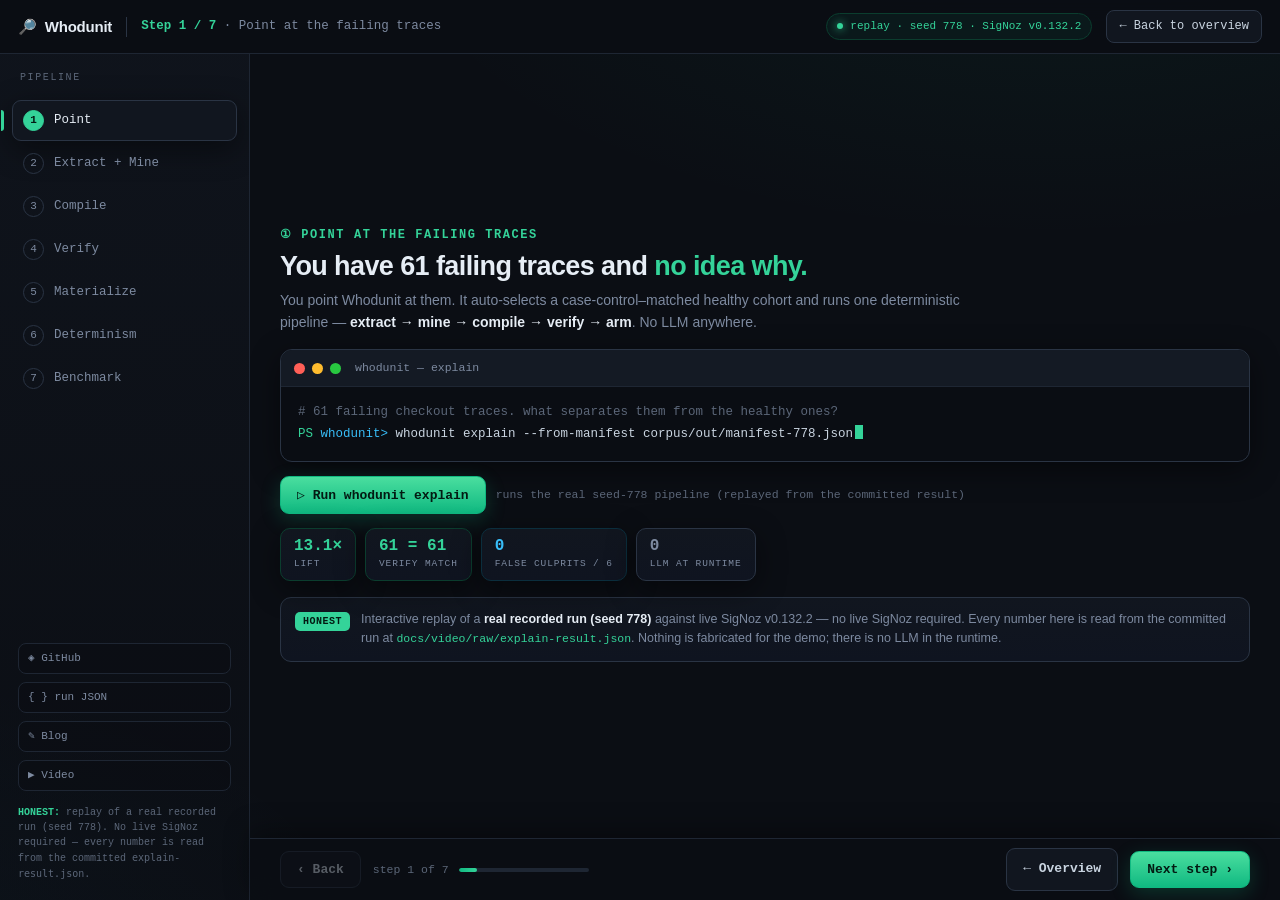
<file: replay/app.html>
<!doctype html>
<html lang="en">
<head>
<meta charset="utf-8" />
<meta name="viewport" content="width=device-width, initial-scale=1" />
<title>Whodunit — Interactive Replay (seed 778)</title>
<meta name="description" content="Step through the real recorded seed-778 Whodunit run: point, mine, compile, verify, materialize, determinism, benchmark." />
<style>
  /* ============================================================
     Whodunit · replay app shell
     THE PAGE NEVER SCROLLS. Only .panel scrolls.
     Self-contained: no CDN, no web fonts, no network requests.
     ============================================================ */
  *, *::before, *::after { box-sizing: border-box; }
  :root{
    --bg:#0b0e14; --bg2:#0d1117; --panel:#11161f; --panel2:#0f1420; --panel3:#0a0d13;
    --line:#1e2633; --line2:#2a3444;
    --ink:#c9d4e0; --ink2:#e6edf5; --dim:#7d8aa0; --dim2:#5b6678;
    --green:#34d399; --green-d:#10b981; --green-dd:#0b3d2e;
    --amber:#d6a45a; --amber-b:#f59e0b; --amber-dd:#3d2c0d;
    --cyan:#38bdf8; --cyan-d:#0b2e3d;
    --red:#f87171; --red-d:#ef4444;
    --mono:"SFMono-Regular",Consolas,"Liberation Mono",Menlo,"DejaVu Sans Mono",monospace;
    --sans:-apple-system,BlinkMacSystemFont,"Segoe UI",Roboto,Helvetica,Arial,sans-serif;
    --shadow:0 8px 30px rgba(0,0,0,.45);
    --topbar-h:54px; --side-w:250px; --foot-h:62px;
  }

  /* ---- THE PAGE NEVER SCROLLS ---- */
  html,body{height:100%;margin:0;padding:0;overflow:hidden;}
  body{
    background:
      radial-gradient(1100px 560px at 82% -12%, rgba(16,185,129,.07), transparent 62%),
      radial-gradient(900px 500px at -12% 108%, rgba(56,189,248,.05), transparent 60%),
      var(--bg);
    color:var(--ink); font-family:var(--sans);
    font-size:14.5px; line-height:1.55; -webkit-font-smoothing:antialiased;
  }
  a{color:var(--cyan); text-decoration:none;}
  a:hover{text-decoration:underline;}
  .mono{font-family:var(--mono);}
  .sr{position:absolute;width:1px;height:1px;overflow:hidden;clip:rect(0,0,0,0);}

  /* ============ shell grid ============ */
  .shell{
    height:100%;
    display:grid;
    grid-template-columns:var(--side-w) 1fr;
    grid-template-rows:var(--topbar-h) 1fr;
    min-height:0;
  }

  /* ---- top bar ---- */
  .topbar{
    grid-column:1 / -1; grid-row:1;
    display:flex;align-items:center;gap:14px;padding:0 18px;
    background:rgba(11,14,20,.92);backdrop-filter:blur(12px);
    border-bottom:1px solid var(--line);z-index:20;min-width:0;
  }
  .wordmark{display:inline-flex;align-items:center;gap:8px;font-weight:800;font-size:15px;
    color:var(--ink2);letter-spacing:-.015em;flex:none;}
  .wordmark:hover{text-decoration:none;}
  .tb-sep{width:1px;height:20px;background:var(--line2);flex:none;}
  .tb-title{font-family:var(--mono);font-size:12.5px;color:var(--dim);min-width:0;overflow:hidden;
    text-overflow:ellipsis;white-space:nowrap;flex:1 1 auto;}
  .tb-title b{color:var(--green);}
  .tb-pill{display:inline-flex;align-items:center;gap:7px;font-family:var(--mono);font-size:11px;color:var(--green);
    border:1px solid var(--green-dd);background:rgba(16,185,129,.07);padding:4px 10px;border-radius:999px;
    white-space:nowrap;flex:none;}
  .tb-pill .dot{width:6px;height:6px;border-radius:50%;background:var(--green);box-shadow:0 0 8px var(--green);
    animation:pulse 2.4s infinite;flex:none;}
  @keyframes pulse{0%,100%{opacity:1}50%{opacity:.32}}
  .tb-back{display:inline-flex;align-items:center;gap:7px;font-family:var(--mono);font-size:12px;
    border:1px solid var(--line2);border-radius:8px;padding:6px 12px;color:var(--ink);background:var(--panel);
    white-space:nowrap;flex:none;transition:.15s;}
  .tb-back:hover{text-decoration:none;color:var(--ink2);border-color:var(--dim2);background:#151b26;}

  /* ---- left sidebar: vertical step rail ---- */
  .sidebar{
    grid-column:1; grid-row:2;
    border-right:1px solid var(--line);
    background:linear-gradient(180deg,rgba(17,22,31,.7),rgba(11,14,20,.4));
    overflow-y:auto; overflow-x:hidden; min-height:0;
    padding:16px 12px 18px; display:flex; flex-direction:column; gap:14px;
  }
  .rail-lab{font-family:var(--mono);font-size:10px;color:var(--dim2);letter-spacing:.16em;
    text-transform:uppercase;padding:0 8px;}
  .rail{display:flex;flex-direction:column;gap:2px;}
  .step-btn{position:relative;font-family:var(--mono);font-size:12.5px;color:var(--dim);background:transparent;
    border:1px solid transparent;border-radius:9px;padding:9px 10px;cursor:pointer;
    display:flex;align-items:center;gap:10px;text-align:left;width:100%;transition:.15s;}
  .step-btn .n{width:21px;height:21px;border-radius:50%;border:1px solid var(--line2);display:grid;
    place-items:center;font-size:11px;color:var(--dim);flex:none;transition:.15s;}
  .step-btn .lbl{min-width:0;overflow:hidden;text-overflow:ellipsis;white-space:nowrap;}
  .step-btn:hover{color:var(--ink2);background:rgba(255,255,255,.028);}
  .step-btn.done .n{background:var(--green-dd);border-color:var(--green-d);color:var(--green);}
  .step-btn.active{color:var(--ink2);background:var(--panel);border-color:var(--line2);box-shadow:var(--shadow);}
  .step-btn.active .n{background:var(--green);border-color:var(--green);color:#031a12;font-weight:800;}
  .step-btn.active::before{content:"";position:absolute;left:-12px;top:9px;bottom:9px;width:3px;
    border-radius:0 3px 3px 0;background:var(--green);}
  .rail-foot{margin-top:auto;display:flex;flex-direction:column;gap:8px;padding:0 6px;}
  .rail-foot a, .rail-foot span.ph{display:flex;align-items:center;gap:7px;font-family:var(--mono);font-size:11px;
    color:var(--dim);border:1px solid var(--line);border-radius:8px;padding:6px 9px;background:rgba(10,13,19,.5);}
  .rail-foot a:hover{color:var(--ink2);border-color:var(--line2);text-decoration:none;}
  .rail-foot span.ph{color:var(--dim2);border-style:dashed;}
  .rail-honest{font-family:var(--mono);font-size:10px;color:var(--dim2);line-height:1.5;padding:0 6px;}
  .rail-honest b{color:var(--green);}

  /* ---- stage column: panel (scrolls) + footbar (fixed) ---- */
  .stage{grid-column:2; grid-row:2; display:flex; flex-direction:column; min-height:0; min-width:0;}
  .panel{
    flex:1 1 auto; min-height:0; overflow-y:auto; overflow-x:hidden;
    padding:26px 30px 30px; scroll-behavior:auto;
    display:flex;
  }
  /* margin:auto (not justify-content) so a step taller than the panel is never
     clipped — auto margins resolve to 0 when free space is negative. */
  .panel-in{width:100%;max-width:1040px;margin:auto;}
  .footbar{
    flex:none;height:var(--foot-h);display:flex;align-items:center;gap:12px;padding:0 30px;
    border-top:1px solid var(--line);background:rgba(11,14,20,.94);backdrop-filter:blur(12px);
    box-shadow:0 -8px 26px rgba(0,0,0,.34);z-index:15;
  }
  .footbar .spacer{flex:1 1 auto;}
  .progress{display:flex;align-items:center;gap:10px;font-family:var(--mono);font-size:11.5px;color:var(--dim2);
    min-width:0;overflow:hidden;white-space:nowrap;}
  .pbar{width:130px;height:4px;border-radius:99px;background:var(--line);overflow:hidden;flex:none;}
  .pbar i{display:block;height:100%;background:linear-gradient(90deg,var(--green-d),var(--green));
    border-radius:99px;transition:width .34s cubic-bezier(.2,.7,.3,1);}

  /* ---- screens: cross-fade swap ---- */
  .screen{display:none;}
  .screen.active{display:block;animation:swapIn .34s cubic-bezier(.2,.7,.3,1) both;}
  @keyframes swapIn{from{opacity:0;transform:translateY(10px) scale(.995);}to{opacity:1;transform:none;}}
  @media (prefers-reduced-motion: reduce){ .screen.active{animation:none;} }
  .screen h2{font-size:12px;font-family:var(--mono);color:var(--green);letter-spacing:.13em;
    text-transform:uppercase;margin:0 0 6px;font-weight:700;}
  .screen .lead{color:var(--dim);font-size:14px;margin:0 0 16px;max-width:88ch;}
  .screen .lead b{color:var(--ink2);}
  .screen .lead code{font-family:var(--mono);font-size:13px;color:var(--green);}
  .screen h1.st{font-size:clamp(20px,2.6vw,27px);line-height:1.15;letter-spacing:-.022em;font-weight:800;
    color:var(--ink2);margin:0 0 8px;}
  .screen h1.st .accent{color:var(--green);}

  /* ---- buttons ---- */
  .btn{font-family:var(--mono);font-size:13px;cursor:pointer;border-radius:9px;padding:10px 16px;font-weight:600;
    border:1px solid var(--green-d);background:linear-gradient(180deg,rgba(16,185,129,.18),rgba(16,185,129,.05));
    color:var(--green);transition:.15s;white-space:nowrap;}
  .btn:hover{background:rgba(16,185,129,.24);box-shadow:0 0 0 3px rgba(16,185,129,.12);}
  .btn:active{transform:translateY(1px);}
  .btn[disabled]{opacity:.4;cursor:default;box-shadow:none;}
  .btn.ghost{border-color:var(--line2);color:var(--ink);background:var(--panel);}
  .btn.ghost:hover{border-color:var(--dim);background:#151b26;box-shadow:none;}
  .btn.ghost[disabled]:hover{background:var(--panel);border-color:var(--line2);}
  .btn.solid{border-color:var(--green-d);color:#031a12;background:linear-gradient(180deg,#4ade9f,var(--green-d));
    box-shadow:0 6px 20px rgba(16,185,129,.22);}
  .btn.solid:hover{box-shadow:0 8px 26px rgba(16,185,129,.3);}
  .btn.cyan{border-color:var(--cyan);color:var(--cyan);background:linear-gradient(180deg,rgba(56,189,248,.14),rgba(56,189,248,.04));}
  .btn.cyan:hover{background:rgba(56,189,248,.2);box-shadow:0 0 0 3px rgba(56,189,248,.12);}
  .actions{display:flex;flex-wrap:wrap;gap:10px;margin-top:14px;align-items:center;}
  .actions .hint{font-family:var(--mono);font-size:11.5px;color:var(--dim2);}

  /* ---- terminal window ---- */
  .term{background:var(--panel3);border:1px solid var(--line2);border-radius:12px;box-shadow:var(--shadow);overflow:hidden;}
  .term-bar{display:flex;align-items:center;gap:8px;padding:9px 13px;background:#141a24;border-bottom:1px solid var(--line);}
  .term-bar .tl{display:flex;gap:7px;}
  .term-bar .tl i{width:11px;height:11px;border-radius:50%;display:block;}
  .tl .r{background:#ff5f57}.tl .y{background:#febc2e}.tl .g{background:#28c840}
  .term-bar .ttl{font-family:var(--mono);font-size:11.5px;color:var(--dim);margin-left:6px;}
  .term-body{padding:15px 17px;font-family:var(--mono);font-size:12.5px;line-height:1.75;overflow-x:auto;}
  .term-body .prompt{color:var(--green);}
  .term-body .path{color:var(--cyan);}
  .term-body .muted{color:var(--dim2);}
  .caret{display:inline-block;width:8px;height:14px;background:var(--green);vertical-align:-2px;
    animation:blink 1.05s step-end infinite;margin-left:2px;}
  @keyframes blink{50%{opacity:0}}
  .reveal{max-height:0;overflow:hidden;transition:max-height .5s ease, opacity .4s ease;opacity:0;}
  .reveal.show{max-height:600px;opacity:1;}

  .chips{display:flex;flex-wrap:wrap;gap:9px;margin:14px 0 0;}
  .chip{display:flex;flex-direction:column;gap:2px;border:1px solid var(--line2);
    background:linear-gradient(180deg,var(--panel),var(--panel2));border-radius:10px;padding:8px 13px;box-shadow:var(--shadow);}
  .chip .cv{font-family:var(--mono);font-weight:800;font-size:16px;color:var(--ink2);line-height:1.15;}
  .chip .cl{font-family:var(--mono);font-size:9.5px;color:var(--dim);letter-spacing:.09em;text-transform:uppercase;}
  .chip.c-green{border-color:var(--green-dd);} .chip.c-green .cv{color:var(--green);}
  .chip.c-blue{border-color:var(--cyan-d);} .chip.c-blue .cv{color:var(--cyan);}
  .chip.c-dim .cv{color:var(--dim);}

  /* ---- verdict banner ---- */
  .verdict{border:1px solid var(--green-d);border-radius:10px;background:rgba(16,185,129,.06);padding:12px 15px;margin:0 0 13px;}
  .verdict .vh{font-family:var(--mono);color:var(--green);font-size:10.5px;letter-spacing:.15em;text-transform:uppercase;margin-bottom:4px;}
  .verdict .vt{font-family:var(--mono);font-size:13.5px;color:var(--ink2);}
  .verdict .vt .hl{color:var(--green);font-weight:700;}

  /* ---- elimination board ---- */
  .board-wrap{overflow-x:auto;border:1px solid var(--line2);border-radius:10px;background:var(--panel3);}
  table.board{border-collapse:collapse;width:100%;font-family:var(--mono);font-size:12px;min-width:780px;}
  table.board th{text-align:left;color:var(--ink2);font-weight:700;padding:10px 12px;border-bottom:1px solid var(--line2);background:#121822;}
  table.board th.num, table.board td.num{text-align:right;}
  table.board td{padding:7px 12px;border-bottom:1px solid rgba(30,38,51,.6);color:var(--green);vertical-align:top;}
  table.board tr.win td{background:rgba(16,185,129,.1);color:var(--green);font-weight:700;}
  table.board tr.win td:first-child{border-left:3px solid var(--green);}
  table.board td.mark{color:var(--dim2);width:26px;text-align:center;}
  table.board tr.miss td{color:var(--amber);}
  table.board tr.miss td.cand{text-decoration:line-through;text-decoration-color:rgba(214,164,90,.5);}
  table.board tr.miss td.mark{color:var(--amber);}
  table.board tbody tr:not(.win):not(.miss):nth-of-type(even) td{background:rgba(255,255,255,.022);}
  .board-foot{font-family:var(--mono);font-size:11.5px;color:var(--dim);padding:10px 13px;border-top:1px solid var(--line2);
    display:flex;flex-wrap:wrap;gap:14px;justify-content:space-between;}
  .board-foot b{color:var(--ink2);}
  .cost{color:var(--cyan);}
  .note{font-family:var(--mono);font-size:11.5px;color:var(--dim2);margin-top:9px;line-height:1.6;}
  .note b{color:var(--ink);}
  .note code{color:var(--green);}

  /* ---- compile ---- */
  .grid2{display:grid;grid-template-columns:1fr;gap:14px;}
  @media(min-width:900px){.grid2{grid-template-columns:1fr 1fr;}}
  .card{border:1px solid var(--line2);background:var(--panel);border-radius:11px;padding:14px 15px;}
  .card h3{margin:0 0 9px;font-size:11px;font-family:var(--mono);color:var(--dim);letter-spacing:.11em;text-transform:uppercase;}
  .expr{font-family:var(--mono);font-size:clamp(18px,3vw,26px);text-align:center;padding:16px 8px 8px;color:var(--ink2);letter-spacing:.02em;}
  .expr .op{color:var(--green);} .expr .A{color:#7dd3fc;} .expr .B{color:#86efac;} .expr .C{color:var(--amber-b);}
  .rsf{text-align:center;font-family:var(--mono);font-size:12px;color:var(--dim);padding-bottom:8px;}
  .rsf b{color:var(--cyan);}
  .leaf{font-family:var(--mono);font-size:12px;padding:8px 0;border-bottom:1px solid var(--line);display:flex;gap:10px;align-items:baseline;}
  .leaf:last-child{border-bottom:0;}
  .leaf .lk{flex:none;width:16px;height:16px;border-radius:4px;display:grid;place-items:center;font-size:10.5px;font-weight:800;color:#08111a;}
  .leaf .lk.A{background:#7dd3fc;} .leaf .lk.B{background:#86efac;} .leaf .lk.C{background:var(--amber-b);}
  .leaf code{color:var(--ink2);word-break:break-word;}

  /* ---- verify receipt ---- */
  .receipt{border:1px solid var(--line2);border-top:3px solid var(--amber-b);border-radius:14px;
    background:linear-gradient(180deg,var(--panel3),#0c1017);padding:22px;text-align:center;box-shadow:var(--shadow);}
  .receipt .rr{display:inline-flex;flex-wrap:wrap;gap:0;align-items:stretch;border:1px solid var(--line2);border-radius:12px;overflow:hidden;}
  .receipt .cell{padding:15px 24px;border-right:1px solid var(--line2);min-width:118px;}
  .receipt .cell:last-child{border-right:0;}
  .receipt .cell .lab{font-family:var(--mono);font-size:10.5px;color:var(--dim);letter-spacing:.12em;text-transform:uppercase;}
  .receipt .cell .val{font-family:var(--mono);font-size:30px;font-weight:800;color:var(--ink2);margin-top:4px;line-height:1.05;}
  .receipt .cell.match{background:rgba(16,185,129,.1);}
  .receipt .cell.match .val{color:var(--green);}
  .receipt .cell.match .val::before{content:"✓ ";}
  .receipt .snap{opacity:0;transform:scale(.6) translateY(8px);transition:transform .45s cubic-bezier(.2,1.3,.4,1),opacity .4s;}
  .receipt .snap.in{opacity:1;transform:none;}
  .receipt .prec{margin-top:17px;font-family:var(--mono);font-size:13.5px;color:var(--dim);opacity:0;transition:opacity .5s;}
  .receipt .prec.in{opacity:1;}
  .receipt .prec b{color:var(--green);font-size:17px;}
  .receipt .costline{margin-top:8px;font-family:var(--mono);font-size:11.5px;color:var(--cyan);opacity:0;transition:opacity .5s;}
  .receipt .costline.in{opacity:1;}
  .glow{animation:glow 1.6s ease;}
  @keyframes glow{0%{box-shadow:0 0 0 0 rgba(16,185,129,.5)}100%{box-shadow:0 0 0 22px rgba(16,185,129,0)}}
  #btnVerify{border-color:var(--amber-b);color:var(--amber-b);background:linear-gradient(180deg,rgba(245,158,11,.18),rgba(245,158,11,.05));}
  #btnVerify:hover{background:rgba(245,158,11,.24);box-shadow:0 0 0 3px rgba(245,158,11,.14);}
  section.screen[data-step="3"] h2{color:var(--amber-b);}
  section.screen[data-step="3"] .lead b{color:var(--amber-b);}

  /* ---- materialize ---- */
  section.screen[data-step="4"] h2{color:var(--cyan);}
  .tabs{display:flex;gap:6px;margin-bottom:13px;flex-wrap:wrap;}
  .tab{font-family:var(--mono);font-size:12px;color:var(--dim);background:var(--panel);border:1px solid var(--line2);
    border-radius:8px;padding:8px 13px;cursor:pointer;transition:.15s;}
  .tab:hover{color:var(--ink2);}
  .tab.active{color:var(--cyan);border-color:var(--cyan);background:var(--cyan-d);}
  .tpane{display:none;} .tpane.active{display:block;}
  .permalink{font-family:var(--mono);font-size:11px;word-break:break-all;color:var(--dim);background:var(--panel3);
    border:1px solid var(--line);border-top:3px solid var(--cyan);border-radius:9px;padding:12px 14px;max-height:132px;overflow:auto;}
  .permalink .host{color:var(--cyan);}
  .json{font-family:var(--mono);font-size:11.5px;line-height:1.65;background:var(--panel3);border:1px solid var(--line);
    border-radius:10px;padding:14px;overflow-x:auto;white-space:pre;}
  .json .k{color:#7dd3fc;} .json .s{color:var(--green);} .json .fire{color:var(--red);font-weight:700;}
  .firing-pill{display:inline-flex;align-items:center;gap:8px;font-family:var(--mono);font-size:11.5px;color:var(--amber-b);
    border:1px solid #5a4114;background:rgba(245,158,11,.09);border-radius:999px;padding:5px 12px;margin-bottom:11px;}
  .firing-pill .d{width:7px;height:7px;border-radius:50%;background:var(--amber-b);box-shadow:0 0 8px var(--amber-b);animation:pulse 1.3s infinite;}
  .firing-pill .sev{color:var(--red);font-weight:700;}
  details.jdetails{border:1px solid var(--line);border-radius:10px;background:var(--panel3);overflow:hidden;}
  details.jdetails > summary{list-style:none;cursor:pointer;font-family:var(--mono);font-size:11.5px;color:var(--dim);
    padding:10px 13px;display:flex;align-items:center;gap:8px;user-select:none;background:var(--panel);}
  details.jdetails > summary::-webkit-details-marker{display:none;}
  details.jdetails > summary::before{content:"▸";color:var(--amber-b);transition:transform .18s;}
  details.jdetails[open] > summary::before{transform:rotate(90deg);}
  details.jdetails > summary:hover{color:var(--ink2);}
  details.jdetails .json{border:0;border-radius:0;border-top:1px solid var(--line);}
  .tpane[data-t="alert"] .json{border-top:3px solid var(--amber-b);}
  .shot{border:1px solid var(--line2);border-radius:10px;overflow:hidden;margin-top:11px;}
  .shot img{display:block;width:100%;height:auto;}
  .shot .cap{font-family:var(--mono);font-size:11px;color:var(--dim);padding:8px 12px;background:var(--panel);border-top:1px solid var(--line);}
  details.shotbox{border:1px solid var(--line);border-radius:10px;background:var(--panel3);overflow:hidden;margin-top:12px;}
  details.shotbox > summary{list-style:none;cursor:pointer;font-family:var(--mono);font-size:11.5px;color:var(--dim);
    padding:10px 13px;display:flex;align-items:center;gap:8px;user-select:none;background:var(--panel);}
  details.shotbox > summary::-webkit-details-marker{display:none;}
  details.shotbox > summary::before{content:"▸";color:var(--green);transition:transform .18s;}
  details.shotbox[open] > summary::before{transform:rotate(90deg);}
  details.shotbox > summary:hover{color:var(--ink2);}
  details.shotbox img{display:block;width:100%;height:auto;border-top:1px solid var(--line);}

  /* ---- determinism ---- */
  .hashbox{border:1px solid var(--line2);border-radius:12px;background:var(--panel3);padding:20px;text-align:center;box-shadow:var(--shadow);}
  .hashbox .hl{font-family:var(--mono);font-size:10.5px;color:var(--dim);letter-spacing:.13em;text-transform:uppercase;}
  .hashval{font-family:var(--mono);font-size:clamp(11px,2.2vw,16px);word-break:break-all;color:var(--green);
    margin:11px auto;max-width:640px;letter-spacing:.5px;transition:opacity .3s;}
  .runrow{display:flex;flex-wrap:wrap;gap:10px;align-items:center;justify-content:center;margin-top:4px;}
  .runlog{font-family:var(--mono);font-size:11.5px;color:var(--dim);margin:14px auto 0;text-align:left;max-width:640px;}
  .runlog div{padding:3px 0;border-bottom:1px solid var(--line);}
  .runlog .ok{color:var(--green);}

  /* ---- benchmark ---- */
  .bench-wrap{overflow-x:auto;border:1px solid var(--line2);border-radius:10px;background:var(--panel3);}
  table.bench{border-collapse:collapse;width:100%;font-family:var(--mono);font-size:12px;min-width:720px;}
  table.bench th{background:#121822;color:var(--ink2);text-align:left;padding:10px 12px;border-bottom:1px solid var(--line2);font-weight:700;}
  table.bench td{padding:9px 12px;border-bottom:1px solid rgba(30,38,51,.6);color:var(--dim);}
  table.bench tr:last-child td{border-bottom:0;}
  table.bench td.ok{color:var(--green);font-weight:700;}
  table.bench td.abst{color:var(--cyan);}
  table.bench .fail{color:var(--amber);}
  table.bench tr.flag td{background:rgba(16,185,129,.05);}
  .bench-tot{font-family:var(--mono);font-size:12.5px;color:var(--green);margin-top:12px;text-align:center;font-weight:700;}

  /* ---- honest strip inside panel ---- */
  .honest-inline{border:1px solid var(--line2);background:linear-gradient(180deg,var(--panel),var(--panel2));
    border-radius:11px;padding:12px 14px;margin:16px 0 0;font-size:12.5px;color:var(--dim);
    display:flex;gap:11px;align-items:flex-start;}
  .honest-inline .badge{flex:none;font-family:var(--mono);font-size:10px;color:#031a12;background:var(--green);
    border-radius:5px;padding:2px 8px;font-weight:800;margin-top:2px;letter-spacing:.05em;}
  .honest-inline b{color:var(--ink2);}
  .honest-inline code{color:var(--green);font-family:var(--mono);font-size:11.5px;}

  /* ============ mobile: sidebar → horizontal rail ============ */
  @media(max-width:820px){
    :root{--topbar-h:50px; --foot-h:58px;}
    .shell{grid-template-columns:1fr; grid-template-rows:var(--topbar-h) auto 1fr;}
    .topbar{grid-column:1;grid-row:1;padding:0 12px;gap:9px;}
    .tb-title{display:none;}
    .tb-pill{display:none;}
    .sidebar{
      grid-column:1;grid-row:2;border-right:0;border-bottom:1px solid var(--line);
      flex-direction:row;align-items:center;gap:0;padding:8px 10px;
      overflow-x:auto;overflow-y:hidden;
    }
    .rail-lab, .rail-foot, .rail-honest{display:none;}
    .rail{flex-direction:row;gap:6px;min-width:max-content;}
    .step-btn{padding:7px 11px;font-size:12px;}
    .step-btn.active::before{display:none;}
    .stage{grid-column:1;grid-row:3;}
    .panel{padding:18px 14px 22px;}
    .footbar{padding:0 14px;gap:9px;}
    .progress .ptxt{display:none;}
    .pbar{width:74px;}
    .btn{padding:9px 13px;font-size:12.5px;}
  }
  @media(max-width:440px){
    .wordmark span{display:none;}
    .receipt .cell{padding:12px 15px;min-width:96px;}
    .receipt .cell .val{font-size:24px;}
  }
</style>
</head>
<body>

<div class="shell">

  <!-- ================= top bar ================= -->
  <header class="topbar">
    <a class="wordmark" href="index.html">🔎 <span>Whodunit</span></a>
    <span class="tb-sep"></span>
    <div class="tb-title" id="tbTitle"><b>Step 1 / 7</b> · Point at the failing traces</div>
    <span class="tb-pill"><span class="dot"></span>replay · seed 778 · SigNoz v0.132.2</span>
    <a class="tb-back" href="index.html">← Back to overview</a>
  </header>

  <!-- ================= left sidebar (step rail) ================= -->
  <aside class="sidebar" aria-label="Pipeline steps">
    <div class="rail-lab">Pipeline</div>
    <div class="rail" id="rail"></div>
    <div class="rail-foot">
      <a href="https://github.com/wiz-abhi/WhodUnit" target="_blank" rel="noopener">◈ GitHub</a>
      <a href="data/explain-result.json" target="_blank" rel="noopener">{ } run JSON</a>
      <a href="https://medium.com/@abhishekg8318/whodunit-compiling-a-root-cause-finding-back-into-a-signoz-query-you-own-d83bece7f422" target="_blank" rel="noopener">✎ Blog</a>
      <a href="https://youtu.be/myZlRwcpHIA" target="_blank" rel="noopener">▶ Video</a>
    </div>
    <div class="rail-honest"><b>HONEST:</b> replay of a real recorded run (seed 778). No live SigNoz required — every number is read from the committed <code>explain-result.json</code>.</div>
  </aside>

  <!-- ================= stage: scrollable panel + fixed footbar ================= -->
  <section class="stage">

    <div class="panel" id="panel">
      <div class="panel-in">

        <!-- 0 · POINT -->
        <section class="screen active" data-step="0">
          <h2>① Point at the failing traces</h2>
          <h1 class="st">You have 61 failing traces and <span class="accent">no idea why.</span></h1>
          <p class="lead">You point Whodunit at them. It auto-selects a case-control–matched healthy cohort and runs one deterministic pipeline — <b>extract → mine → compile → verify → arm</b>. No LLM anywhere.</p>
          <div class="term">
            <div class="term-bar"><span class="tl"><i class="r"></i><i class="y"></i><i class="g"></i></span><span class="ttl">whodunit — explain</span></div>
            <div class="term-body">
              <div><span class="muted"># 61 failing checkout traces. what separates them from the healthy ones?</span></div>
              <div><span class="prompt">PS</span> <span class="path">whodunit&gt;</span> whodunit explain --from-manifest corpus/out/manifest-778.json<span id="caret0" class="caret"></span></div>
              <div id="run0out" class="reveal"></div>
            </div>
          </div>
          <div class="actions">
            <button class="btn solid" id="btnRun0">▷ Run whodunit explain</button>
            <span class="hint">runs the real seed-778 pipeline (replayed from the committed result)</span>
          </div>
          <div class="chips">
            <div class="chip c-green"><span class="cv">13.1×</span><span class="cl">lift</span></div>
            <div class="chip c-green"><span class="cv">61 = 61</span><span class="cl">verify match</span></div>
            <div class="chip c-blue"><span class="cv">0</span><span class="cl">false culprits / 6</span></div>
            <div class="chip c-dim"><span class="cv">0</span><span class="cl">LLM at runtime</span></div>
          </div>
          <div class="honest-inline">
            <span class="badge">HONEST</span>
            <div>Interactive replay of a <b>real recorded run (seed 778)</b> against live SigNoz v0.132.2 — no live SigNoz required. Every number here is read from the committed run at <code>docs/video/raw/explain-result.json</code>. Nothing is fabricated for the demo; there is no LLM in the runtime.</div>
          </div>
        </section>

        <!-- 1 · EXTRACT + MINE -->
        <section class="screen" data-step="1">
          <h2>② Extract + mine → the elimination board</h2>
          <p class="lead">One <b>clickhouse_sql</b> scan builds a per-trace boolean matrix (span predicates, parent→child edges, log features — joined by <code>trace_id</code> in the same store). FP-growth then enumerates the <b>complete</b> itemset lattice before any test runs, so the FDR control is valid. It shows its work: the obvious single-predicate answers are eliminated because each appears in <b>both</b> cohorts. Only the conjunction survives.</p>

          <div class="verdict">
            <div class="vh">whodunit · verdict</div>
            <div class="vt"><span class="hl">DISCRIMINATOR</span> — the culprit is WITH edge <span class="hl">payment ⇒ redis-retry</span> AND WITHOUT <span class="hl">flag-service</span> &nbsp;(lift <span class="hl">13.1×</span>)</div>
          </div>

          <div class="board-wrap">
            <table class="board" id="boardTable">
              <thead><tr>
                <th class="mark"></th><th>candidate itemset</th>
                <th class="num">lift</th><th class="num">95% CI</th>
                <th class="num">bad</th><th class="num">healthy</th><th>verdict</th>
              </tr></thead>
              <tbody id="boardBody"></tbody>
            </table>
            <div class="board-foot">
              <span><b id="famN">7,806</b> candidate itemsets enumerated · <b id="featN">36</b> features · <b id="survN">6</b> survivors</span>
              <span class="cost">cost meter: one scan, <b id="rowsN" style="color:var(--cyan)">163,464</b> rows, <b id="msN" style="color:var(--cyan)">1,843</b> ms</span>
            </div>
          </div>
          <p class="note">The six survivors are <b>one discriminator in six equivalent encodings</b> (edge vs span for the retry, three ways to name the missing flag-service) — all at the same 61 / 0; the highlighted winner is the one that compiles cleanest. Rows marked <span style="color:var(--amber)">✗</span> are near-misses struck out: adding a duration bucket to the winning pair changes nothing (same 61 / 0), so they are dominated and pruned. Single-predicate candidates never even reach here — each appears in both cohorts.</p>
          <details class="shotbox">
            <summary>the same board, as the CLI actually printed it</summary>
            <img src="assets/elimination-board.png" alt="The Whodunit CLI elimination board" />
          </details>
        </section>

        <!-- 2 · COMPILE -->
        <section class="screen" data-step="2">
          <h2>③ Compile → a trace-operator query you own</h2>
          <p class="lead">The crown jewel. The winning itemset is lowered into a valid SigNoz <b>builder_trace_operator</b> envelope — respecting engine constraints (operator direction, left-bias, trace-scoped NOT) that were recovered by probing the live v0.132.2 engine.</p>
          <div class="grid2">
            <div class="card">
              <h3>compiled expression</h3>
              <div class="expr">( <span class="A">A</span> <span class="op">⇒</span> <span class="B">B</span> ) <span class="op">&amp;&amp;</span> <span class="op">NOT</span> <span class="C">C</span></div>
              <div class="rsf">returnSpansFrom = <b>A</b> &nbsp;·&nbsp; count_distinct(trace_id)</div>
            </div>
            <div class="card">
              <h3>leaf queries</h3>
              <div class="leaf"><span class="lk A">A</span><code>service.name = 'shop-payment'</code></div>
              <div class="leaf"><span class="lk B">B</span><code>name = 'redis-retry'</code></div>
              <div class="leaf"><span class="lk C">C</span><code>service.name = 'shop-flag-service' AND name = 'GET /flags/evaluate'</code></div>
            </div>
          </div>
          <p class="note">⇒ is the <b>direct</b> (single-hop) descendant operator; the outcome operand is normalised <b>left</b> so a real Trace Explorer link returns the right spans. Absence is only expressible anchored to a positive operand — a bare <code>NOT C</code> returns zero and is refused.</p>
        </section>

        <!-- 3 · VERIFY -->
        <section class="screen" data-step="3">
          <h2>④ Verify — mined vs the live engine</h2>
          <p class="lead">The synthesized query is not trusted — it is <b>run against SigNoz</b> as a scalar <code>count_distinct(trace_id)</code> and asserted equal to the miner's own local count. This is the differential receipt. It is the whole thesis in one row.</p>
          <div class="receipt" id="receipt">
            <div class="rr">
              <div class="cell snap" data-d="0"><div class="lab">mined</div><div class="val">61</div></div>
              <div class="cell snap" data-d="1"><div class="lab">SigNoz</div><div class="val">61</div></div>
              <div class="cell match snap" data-d="2"><div class="lab">verdict</div><div class="val">MATCH</div></div>
            </div>
            <div class="prec" id="precLine">precision <b>1.00</b> &nbsp;·&nbsp; recall <b>1.00</b> &nbsp;·&nbsp; 61 bad / 0 healthy</div>
            <div class="costline" id="costLine">verified live · 46,805 rows scanned</div>
          </div>
          <div class="actions">
            <button class="btn" id="btnVerify">▷ Run differential verification</button>
            <span class="hint">the flat baseline returns precision 0.17 here — it cannot see the conjunction</span>
          </div>
        </section>

        <!-- 4 · MATERIALIZE -->
        <section class="screen" data-step="4">
          <h2>⑤ Materialize — the artifact, not a paragraph</h2>
          <p class="lead">The deliverable is a Query Builder artifact you keep: a Trace Explorer permalink, a dashboard panel, and an armed v2alpha1 alert whose webhook fired end-to-end at <b>t+182s</b>.</p>
          <div class="tabs">
            <button class="tab active" data-t="perm">Trace Explorer permalink</button>
            <button class="tab" data-t="alert">Armed alert · firing webhook</button>
          </div>
          <div class="tpane active" data-t="perm">
            <div class="permalink" id="permBox"></div>
            <a class="btn cyan" id="permOpen" href="#" target="_blank" rel="noopener" style="display:inline-block;margin-top:11px;text-decoration:none;">↗ Open in a real SigNoz UI</a>
            <p class="note">This is the exact link Whodunit emitted (from <code>docs/video/raw/permalink.txt</code>). It resolves against a running SigNoz at <b style="color:var(--cyan)">localhost:8080</b> — the dev stack the run was recorded on — so it opens a real Trace Explorer, not a mock.</p>
            <div class="shot"><img src="assets/operator-probe.png" alt="Trace-operator query executing in the SigNoz Query Builder" /><div class="cap">the compiled (A ⇒ B) &amp;&amp; NOT C running live in the SigNoz Query Builder</div></div>
          </div>
          <div class="tpane" data-t="alert">
            <div class="firing-pill"><span class="d"></span>FIRING · <span class="sev">critical</span> · caught at POST /whodunit (4,282 B)</div>
            <details class="jdetails" open>
              <summary>webhook payload · docs/video/raw/webhook.log</summary>
              <div class="json" id="webhookBox"></div>
            </details>
            <p class="note">Real captured webhook body from <code>docs/video/raw/webhook.log</code> — a v2alpha1 rule on the compiled discriminator delivered end-to-end.</p>
            <div class="shot"><img src="assets/alert-firing.png" alt="The armed rule in SigNoz breaching both thresholds, and the delivered webhook body" /><div class="cap">the armed rule breaching WARN + CRIT thresholds → the delivered webhook</div></div>
          </div>
        </section>

        <!-- 5 · DETERMINISM -->
        <section class="screen" data-step="5">
          <h2>⑥ Determinism — same input, same verdict</h2>
          <p class="lead">There is no LLM and no randomness in the runtime. The same input plus seed always produces the <b>identical verdict hash</b>. Run it as many times as you like — it never drifts.</p>
          <div class="hashbox">
            <div class="hl">verdict hash · sha-256</div>
            <div class="hashval" id="hashVal">95f8835759e2865ec90f17b45df7f1f74f9944484bad4f014e0f209826f91fb5</div>
            <div class="runrow">
              <button class="btn" id="btnRerun">↻ Run again</button>
              <span class="hint" id="runCount">run #1 · hash stable</span>
            </div>
            <div class="runlog" id="runLog"></div>
          </div>
        </section>

        <!-- 6 · BENCHMARK -->
        <section class="screen" data-step="6">
          <h2>⑦ Benchmark — zero false culprits across six</h2>
          <p class="lead">Six scenarios run live against the stack, each scored against a machine-checkable ground-truth manifest, with a properly-implemented BubbleUp-style flat baseline for comparison. Whodunit nails the conjunction the baseline can't see, ties on single-feature faults (their home turf), and takes the honesty path — abstain / partial, never a false culprit — where a confident answer would be wrong.</p>
          <div class="bench-wrap">
            <table class="bench">
              <thead><tr><th>scenario</th><th>ground truth</th><th>whodunit</th><th>recall</th><th>flat baseline</th><th>outcome</th></tr></thead>
              <tbody id="benchBody"></tbody>
            </table>
          </div>
          <div class="bench-tot"><b>Zero false culprits across six</b> — one conjunction no flat tool can express, an honest tie, two correct abstentions, one below-confidence partial · recall stays 1.00 on every expressible fault · the baseline never clears the 0.80 precision gate on the conjunction <span style="opacity:.6">(6/6 by the scorecard)</span></div>
          <p class="note">The flagship replay above is <b>seed 778</b> (61 bad traces). The benchmark aggregates six scenarios at their own seeds 101–106 — e.g. <code>conditional_dep</code> at seed 101 has 89 bad traces. Counts vary with seed; the invariants do not. Full table: <a href="https://github.com/wiz-abhi/WhodUnit/blob/main/benchmark/REPORT.md" target="_blank" rel="noopener">benchmark/REPORT.md</a>.</p>
          <details class="shotbox">
            <summary>the benchmark as the harness printed it</summary>
            <img src="assets/benchmark.png" alt="The Whodunit six-scenario benchmark output" />
          </details>
        </section>

      </div>
    </div>

    <!-- ---- fixed footer controls (never scroll away) ---- -->
    <div class="footbar">
      <button class="btn ghost" id="prevBtn">‹ Back</button>
      <div class="progress"><span class="ptxt" id="progTxt">step 1 of 7</span><span class="pbar"><i id="progBar" style="width:14%"></i></span></div>
      <span class="spacer"></span>
      <a class="btn ghost" href="index.html" style="text-decoration:none;display:inline-block;">← Overview</a>
      <button class="btn solid" id="nextBtn">Next step ›</button>
    </div>

  </section>
</div>

<script>
/* ============================================================
   All values below are copied verbatim from the committed run
   docs/video/raw/explain-result.json (seed 778). No fetch is
   used, so the page renders identically offline / over file://.
   ============================================================ */
const DATA = {
  verdict_hash: "95f8835759e2865ec90f17b45df7f1f74f9944484bad4f014e0f209826f91fb5",
  family_size: 7806, n_features: 36,
  bad: 61, healthy: 0,
  lift: "13.1", ci: "[10.8, 17.2]",
  scan_rows: 163464, scan_ms: 1843, verify_rows: 46805,
  // the 6 survivors (mine_result_findings) — winner is index 1 (chosen_finding)
  survivors: [
    "edge payment ⇒ redis-retry  AND NOT edge checkout ⇒ GET /flags/evaluate",
    "edge payment ⇒ redis-retry  AND NOT span flag-service · GET /flags/evaluate",
    "edge payment ⇒ redis-retry  AND NOT svc shop-flag-service",
    "span payment · redis-retry  AND NOT edge checkout ⇒ GET /flags/evaluate",
    "span payment · redis-retry  AND NOT span flag-service · GET /flags/evaluate",
    "span payment · redis-retry  AND NOT svc shop-flag-service"
  ],
  winnerIndex: 1,
  // near_misses (struck out) — dur-bucket supersets, dominated & pruned
  nearMisses: [
    "dur [0,1.05ms)  AND edge payment ⇒ redis-retry  AND NOT edge checkout ⇒ GET /flags/evaluate",
    "dur [0,1.05ms)  AND span payment · redis-retry  AND NOT span flag-service · GET /flags/evaluate",
    "dur [17.3ms,∞)  AND edge payment ⇒ redis-retry  AND NOT svc shop-flag-service",
    "dur [17.3ms,∞)  AND span payment · redis-retry  AND NOT edge checkout ⇒ GET /flags/evaluate"
  ]
};

const STEPS = ["Point","Extract + Mine","Compile","Verify","Materialize","Determinism","Benchmark"];
const TITLES = [
  "Point at the failing traces",
  "Extract + mine → the elimination board",
  "Compile → a trace-operator query you own",
  "Verify — mined vs the live engine",
  "Materialize — the artifact, not a paragraph",
  "Determinism — same input, same verdict",
  "Benchmark — zero false culprits across six"
];
let cur = 0, maxSeen = 0;

const panel = document.getElementById('panel');

/* ---- build the vertical step rail ---- */
const rail = document.getElementById('rail');
STEPS.forEach((s,i)=>{
  const b=document.createElement('button');
  b.className='step-btn'; b.dataset.i=i; b.type='button';
  b.innerHTML=`<span class="n">${i+1}</span><span class="lbl">${s}</span>`;
  b.onclick=()=>go(i);
  rail.appendChild(b);
});

/* ============================================================
   go(i) — swap the step content.
   CRITICAL: never window.scrollTo / scrollIntoView. The page has
   overflow:hidden and cannot scroll; only the main panel scrolls,
   and we reset ITS scrollTop so the camera frame never moves.
   ============================================================ */
function go(i){
  i = Math.max(0, Math.min(STEPS.length-1, i));
  cur = i; maxSeen = Math.max(maxSeen, i);

  document.querySelectorAll('.screen').forEach(s=>{
    s.classList.toggle('active', +s.dataset.step === i);
  });
  document.querySelectorAll('.step-btn').forEach((b,bi)=>{
    b.classList.toggle('active', bi===i);
    b.classList.toggle('done', bi<i || (bi<=maxSeen && bi!==i));
  });

  document.getElementById('tbTitle').innerHTML = `<b>Step ${i+1} / ${STEPS.length}</b> · ${TITLES[i]}`;
  document.getElementById('progTxt').textContent = `step ${i+1} of ${STEPS.length}`;
  document.getElementById('progBar').style.width = Math.round(((i+1)/STEPS.length)*100) + '%';

  document.getElementById('prevBtn').disabled = (i===0);
  document.getElementById('nextBtn').textContent = (i===STEPS.length-1) ? 'Back to start ↺' : 'Next step ›';

  /* the ONLY scroll reset in the app — the panel, never the window */
  panel.scrollTop = 0;

  if(i===1) renderBoard();
  if(i===4) renderMaterialize();
}
document.getElementById('nextBtn').onclick = ()=>{ cur===STEPS.length-1 ? go(0) : go(cur+1); };
document.getElementById('prevBtn').onclick = ()=> go(cur-1);

/* keyboard: ← / → step through (handy while recording) */
document.addEventListener('keydown', e=>{
  if(e.target && /^(INPUT|TEXTAREA|SELECT)$/.test(e.target.tagName)) return;
  if(e.key==='ArrowRight'){ if(cur<STEPS.length-1) go(cur+1); }
  else if(e.key==='ArrowLeft'){ if(cur>0) go(cur-1); }
});

/* ---- step 0: run animation ---- */
document.getElementById('btnRun0').onclick=function(){
  this.disabled=true;
  const caret=document.getElementById('caret0'); caret.style.display='none';
  const out=document.getElementById('run0out');
  const lines=[
    ['<span class="muted">→ extract</span>  one clickhouse_sql scan · 163,464 rows · 1,843 ms',120],
    ['<span class="muted">→ mine</span>     7,806 candidate itemsets · 36 features · FP-growth lattice',180],
    ['<span class="muted">→ compile</span>  (A ⇒ B) && NOT C  ·  returnSpansFrom = A',180],
    ['<span class="muted">→ verify</span>   mined 61 == SigNoz 61  <span style="color:var(--green)">MATCH</span>',180],
    ['<span style="color:var(--green)">✓ DISCRIMINATOR</span>  lift 13.1× · precision 1.00 · recall 1.00',160],
    ['<span class="muted">verdict hash</span> 95f8835…  <span class="muted">(deterministic)</span>',120]
  ];
  out.classList.add('show'); let html='';
  let d=200;
  lines.forEach((ln)=>{ setTimeout(()=>{ html+=`<div>${ln[0]}</div>`; out.innerHTML=html; }, d); d+=ln[1]+260; });
  setTimeout(()=>{
    html+=`<div style="margin-top:8px;color:var(--dim)">↳ step through each stage, or hit <b style="color:var(--green)">Next step</b>.</div>`;
    out.innerHTML=html; go(1);
  }, d+150);
};

/* ---- step 1: elimination board ---- */
let boardBuilt=false;
function renderBoard(){
  if(boardBuilt) return; boardBuilt=true;
  document.getElementById('famN').textContent=DATA.family_size.toLocaleString();
  document.getElementById('featN').textContent=DATA.n_features;
  document.getElementById('survN').textContent=DATA.survivors.length;
  document.getElementById('rowsN').textContent=DATA.scan_rows.toLocaleString();
  document.getElementById('msN').textContent=DATA.scan_ms.toLocaleString();
  const body=document.getElementById('boardBody');
  const row=(mark,cand,cls)=>`<tr class="${cls}">
    <td class="mark">${mark}</td>
    <td class="cand">${cand}</td>
    <td class="num"><span class="lift">${DATA.lift}×</span></td>
    <td class="num">${DATA.ci}</td>
    <td class="num">${DATA.bad}</td>
    <td class="num">${DATA.healthy}</td>
    <td>discriminator</td></tr>`;
  let html='';
  DATA.survivors.forEach((c,i)=>{
    const win = i===DATA.winnerIndex;
    html+=row(win?'▸':'', c, win?'win':'');
  });
  DATA.nearMisses.forEach(c=>{ html+=row('✗', c, 'miss'); });
  body.innerHTML=html;
}

/* ---- step 3: verify receipt snap-in ---- */
let verified=false;
document.getElementById('btnVerify').onclick=function(){
  this.disabled=true;
  const cells=[...document.querySelectorAll('#receipt .snap')];
  cells.forEach(c=>c.classList.remove('in'));
  document.getElementById('precLine').classList.remove('in');
  document.getElementById('costLine').classList.remove('in');
  cells.forEach((c,i)=> setTimeout(()=>{
    c.classList.add('in');
    if(i===2){ c.classList.add('glow'); setTimeout(()=>c.classList.remove('glow'),1700); }
  }, 260*i + 200));
  setTimeout(()=>document.getElementById('precLine').classList.add('in'), 260*3+300);
  setTimeout(()=>document.getElementById('costLine').classList.add('in'), 260*3+650);
  verified=true;
};

/* ---- step 4: materialize (permalink + webhook) ---- */
let matBuilt=false;
function renderMaterialize(){
  if(matBuilt) return; matBuilt=true;
  const permBox=document.getElementById('permBox');
  permBox.innerHTML = '<span class="host">http://localhost:8080</span>/traces-explorer?compositeQuery=%257B%2522queryType%2522%253A%2522builder%2522%252C%2522builder%2522%253A%257B%2522queryData%2522%253A%255B…A: service.name=%27shop-payment%27 … B: name=%27redis-retry%27 … C: service.name=%27shop-flag-service%27 AND name=%27GET /flags/evaluate%27 … queryTraceOperator: %2528A %253D%253E B%2529 %2526%2526 NOT C, returnSpansFrom=A %255D%257D&startTime=1784957400000&endTime=1784957940000';
  document.getElementById('permOpen').href = REAL_PERMALINK;

  const wh=document.getElementById('webhookBox');
  wh.innerHTML = [
    '{',
    '  <span class="k">"receiver"</span>: <span class="s">"whodunit-default"</span>,',
    '  <span class="k">"status"</span>: <span class="fire">"firing"</span>,',
    '  <span class="k">"alerts"</span>: [{',
    '    <span class="k">"status"</span>: <span class="fire">"firing"</span>,',
    '    <span class="k">"labels"</span>: {',
    '      <span class="k">"alertname"</span>: <span class="s">"whodunit: (A =&gt; B) &amp;&amp; NOT C"</span>,',
    '      <span class="k">"ruleId"</span>: <span class="s">"019f97f7-f80b-7559-b585-8b0526accf71"</span>,',
    '      <span class="k">"severity"</span>: <span class="s">"critical"</span>,',
    '      <span class="k">"team"</span>: <span class="s">"whodunit"</span>,',
    '      <span class="k">"threshold.name"</span>: <span class="s">"warning"</span>',
    '    },',
    '    <span class="k">"annotations"</span>: {',
    '      <span class="k">"description"</span>: <span class="s">"Whodunit discriminator (A =&gt; B) &amp;&amp; NOT C — count_distinct(trace_id) of matching traces."</span>,',
    '      <span class="k">"summary"</span>: <span class="s">"Whodunit: (A =&gt; B) &amp;&amp; NOT C is firing."</span>,',
    '      <span class="k">"related_traces"</span>: <span class="s">"http://localhost:8080/traces-explorer?compositeQuery=…"</span>',
    '    },',
    '    <span class="k">"startsAt"</span>: <span class="s">"2026-07-25T06:33:29.361390944Z"</span>,',
    '    <span class="k">"fingerprint"</span>: <span class="s">"ad04ee00d16a72a0"</span>',
    '  }],',
    '  <span class="k">"externalURL"</span>: <span class="s">"http://localhost:8080"</span>, <span class="k">"version"</span>: <span class="s">"4"</span>',
    '}'
  ].join('\n');
}
/* the exact committed permalink string (docs/video/raw/permalink.txt) */
const REAL_PERMALINK = "http://localhost:8080/traces-explorer?compositeQuery=%257B%2522queryType%2522%253A%2522builder%2522%252C%2522builder%2522%253A%257B%2522queryData%2522%253A%255B%257B%2522dataSource%2522%253A%2522traces%2522%252C%2522queryName%2522%253A%2522A%2522%252C%2522filter%2522%253A%257B%2522expression%2522%253A%2522deployment.environment%2520%253D%2520%2527whodunit-demo%2527%2520AND%2520service.name%2520%253D%2520%2527shop-payment%2527%2522%257D%257D%255D%257D&startTime=1784957400000&endTime=1784957940000";

/* materialize tabs */
document.querySelectorAll('.tab').forEach(t=>{
  t.onclick=()=>{
    document.querySelectorAll('.tab').forEach(x=>x.classList.toggle('active',x===t));
    document.querySelectorAll('.tpane').forEach(p=>p.classList.toggle('active',p.dataset.t===t.dataset.t));
  };
});

/* ---- step 5: determinism re-run ---- */
let runN=1;
const runLog=document.getElementById('runLog');
document.getElementById('btnRerun').onclick=function(){
  runN++;
  const hv=document.getElementById('hashVal');
  hv.style.opacity=0;
  setTimeout(()=>{ hv.textContent=DATA.verdict_hash; hv.style.opacity=1; },140);
  document.getElementById('runCount').textContent=`run #${runN} · hash stable`;
  const line=document.createElement('div');
  line.innerHTML=`run #${runN}: <span class="ok">95f8835…f91fb5 ✓ identical</span> <span style="color:var(--dim2)">(no drift)</span>`;
  runLog.prepend(line);
  if(runLog.children.length>5) runLog.removeChild(runLog.lastChild);
};

/* ---- step 6: benchmark ---- */
const BENCH=[
  ["conditional_dep","discriminator","discriminator ✓","1.00","0.23 / 1.00","FAILS",true,"ok"],
  ["new_edge","discriminator","discriminator ✓","1.00","1.00 / 1.00","ties","","ok"],
  ["cache_bypass","discriminator","discriminator ✓","1.00","1.00 / 1.00","ties","","ok"],
  ["retry_storm","abstain","partial ✓","—","0.21 / 0.99","FAILS","","abst"],
  ["decoys","abstain","abstain ✓","—","0.29 / 0.85","FAILS","","abst"],
  ["null_scenario","abstain","abstain ✓","—","0.14 / 0.77","FAILS","","abst"]
];
document.getElementById('benchBody').innerHTML = BENCH.map(r=>{
  const outClass = 'fail';
  const outTxt = r[5]==='ties' ? 'baseline ties' : 'baseline fails';
  return `<tr class="${r[6]?'flag':''}">
    <td style="color:var(--ink2)">${r[0]}</td>
    <td>${r[1]}</td>
    <td class="${r[7]}">${r[2]}</td>
    <td style="color:var(--ink2)">${r[3]}</td>
    <td>${r[4]}</td>
    <td class="${outClass}">${outTxt}</td></tr>`;
}).join('');

/* init */
go(0);
document.getElementById('prevBtn').disabled=true;
</script>
</body>
</html>
</file>
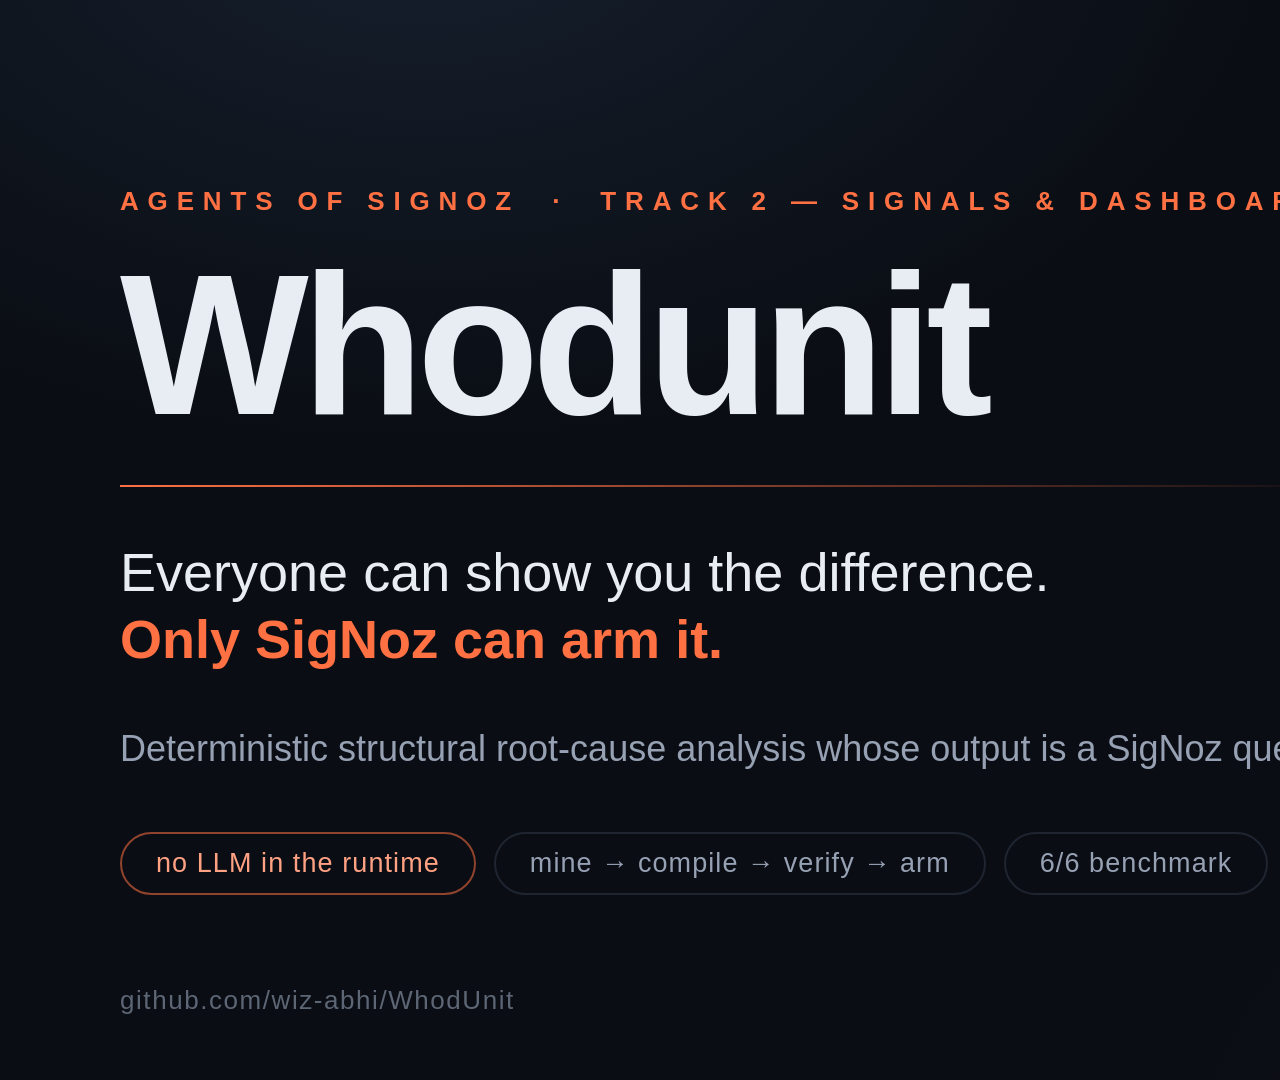
<file: tools/video/intro/cards/card1-title.html>
<!doctype html>
<html lang="en">
<head>
<meta charset="utf-8">
<title>Whodunit — title</title>
<link rel="stylesheet" href="_base.css">
<style>
  .card { justify-content: center; }
  h1 { font-size: 200px; }
  .tagline {
    font-size: 54px;
    line-height: 1.25;
    color: var(--fg);
    font-weight: 300;
    margin-top: 12px;
    max-width: 1500px;
  }
  .tagline b { font-weight: 650; color: var(--accent); }
  .sub {
    font-size: 36px;
    color: var(--fg-dim);
    margin-top: 48px;
    line-height: 1.5;
  }
  .chips { display: flex; gap: 18px; margin-top: 56px; }
  .chip {
    border: 2px solid var(--line);
    border-radius: 999px;
    padding: 14px 34px;
    font-size: 27px;
    color: var(--fg-dim);
    letter-spacing: 0.04em;
  }
  .chip.hot { border-color: rgba(255,112,67,0.55); color: var(--accent-soft); }
</style>
</head>
<body>
<div class="card">
  <div class="eyebrow">Agents of SigNoz &nbsp;·&nbsp; Track 2 — Signals &amp; Dashboards</div>
  <h1>Whodunit</h1>
  <div class="rule"></div>
  <div class="tagline">Everyone can show you the difference.<br><b>Only SigNoz can arm it.</b></div>
  <div class="sub">Deterministic structural root-cause analysis whose output is a SigNoz query you own.</div>
  <div class="chips">
    <div class="chip hot">no LLM in the runtime</div>
    <div class="chip">mine → compile → verify → arm</div>
    <div class="chip">6/6 benchmark</div>
  </div>
  <div class="footer">
    <span>github.com/wiz-abhi/WhodUnit</span>
    <span>wiz-abhi &nbsp;·&nbsp; Abhishek</span>
  </div>
</div>
</body>
</html>
</file>
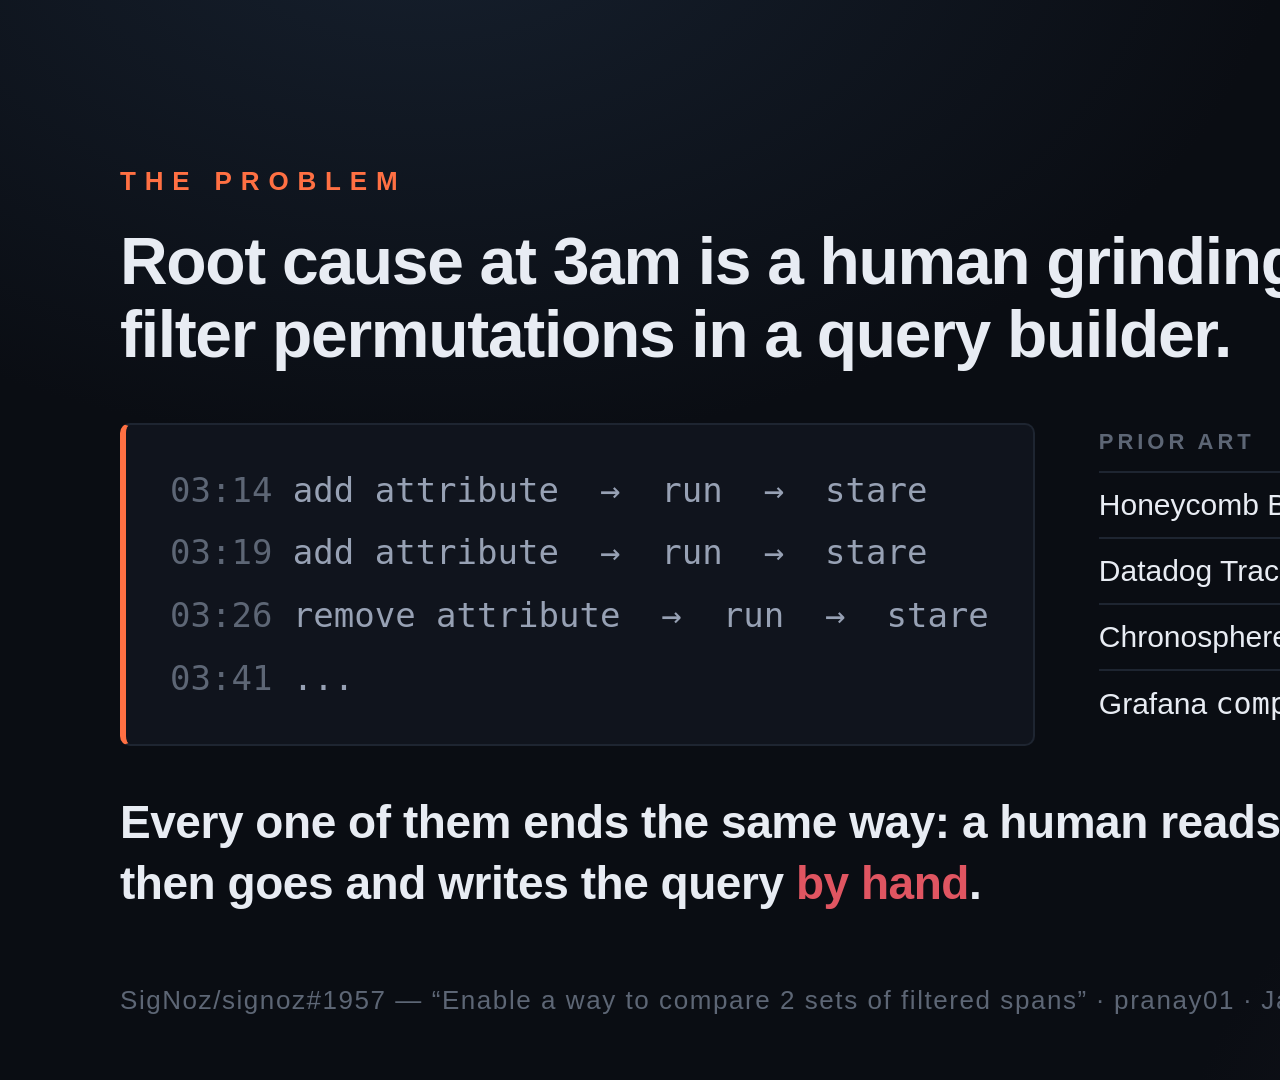
<file: tools/video/intro/cards/card2-problem.html>
<!doctype html>
<html lang="en">
<head>
<meta charset="utf-8">
<title>Whodunit — the problem</title>
<link rel="stylesheet" href="_base.css">
<style>
  .grind {
    font-family: var(--mono);
    font-size: 34px;
    line-height: 1.85;
    color: var(--fg-dim);
    background: var(--bg2);
    border: 2px solid var(--line);
    border-left: 6px solid var(--accent);
    border-radius: 10px;
    padding: 34px 44px;
    max-width: 1180px;
  }
  .grind .t { color: var(--fg-faint); }
  .cols { display: flex; gap: 64px; align-items: flex-start; margin-top: 8px; }
  .right { flex: 1; padding-top: 6px; }
  table { border-collapse: collapse; width: 100%; font-size: 30px; }
  th {
    text-align: left; font-size: 22px; letter-spacing: 0.18em; text-transform: uppercase;
    color: var(--fg-faint); font-weight: 600; padding-bottom: 16px;
  }
  td { padding: 15px 0; border-top: 2px solid var(--line); color: var(--fg); }
  td.stop { color: var(--fg-dim); text-align: right; }
  .punch {
    margin-top: 46px;
    font-size: 46px;
    line-height: 1.32;
    font-weight: 600;
    letter-spacing: -0.01em;
  }
  .punch .no { color: var(--bad); }
</style>
</head>
<body>
<div class="card">
  <div class="eyebrow">The problem</div>
  <h2>Root cause at 3am is a human grinding<br>filter permutations in a query builder.</h2>
  <div class="cols">
    <div class="grind">
      <span class="t">03:14</span> add attribute &nbsp;→&nbsp; run &nbsp;→&nbsp; stare<br>
      <span class="t">03:19</span> add attribute &nbsp;→&nbsp; run &nbsp;→&nbsp; stare<br>
      <span class="t">03:26</span> remove attribute &nbsp;→&nbsp; run &nbsp;→&nbsp; stare<br>
      <span class="t">03:41</span> ...
    </div>
    <div class="right">
      <table>
        <tr><th>prior art</th><th style="text-align:right">where it stops</th></tr>
        <tr><td>Honeycomb BubbleUp</td><td class="stop">a ranking</td></tr>
        <tr><td>Datadog Trace Patterns</td><td class="stop">a 1% sample</td></tr>
        <tr><td>Chronosphere DDx</td><td class="stop">a verdict panel</td></tr>
        <tr><td>Grafana <span class="mono">compare()</span></td><td class="stop">a ranking</td></tr>
      </table>
    </div>
  </div>
  <div class="punch">Every one of them ends the same way: a human reads the ranking,<br>then goes and writes the query <span class="no">by hand</span>.</div>
  <div class="footer">
    <span>SigNoz/signoz#1957 — “Enable a way to compare 2 sets of filtered spans” · pranay01 · Jan 2023 · still open</span>
    <span></span>
  </div>
</div>
</body>
</html>
</file>
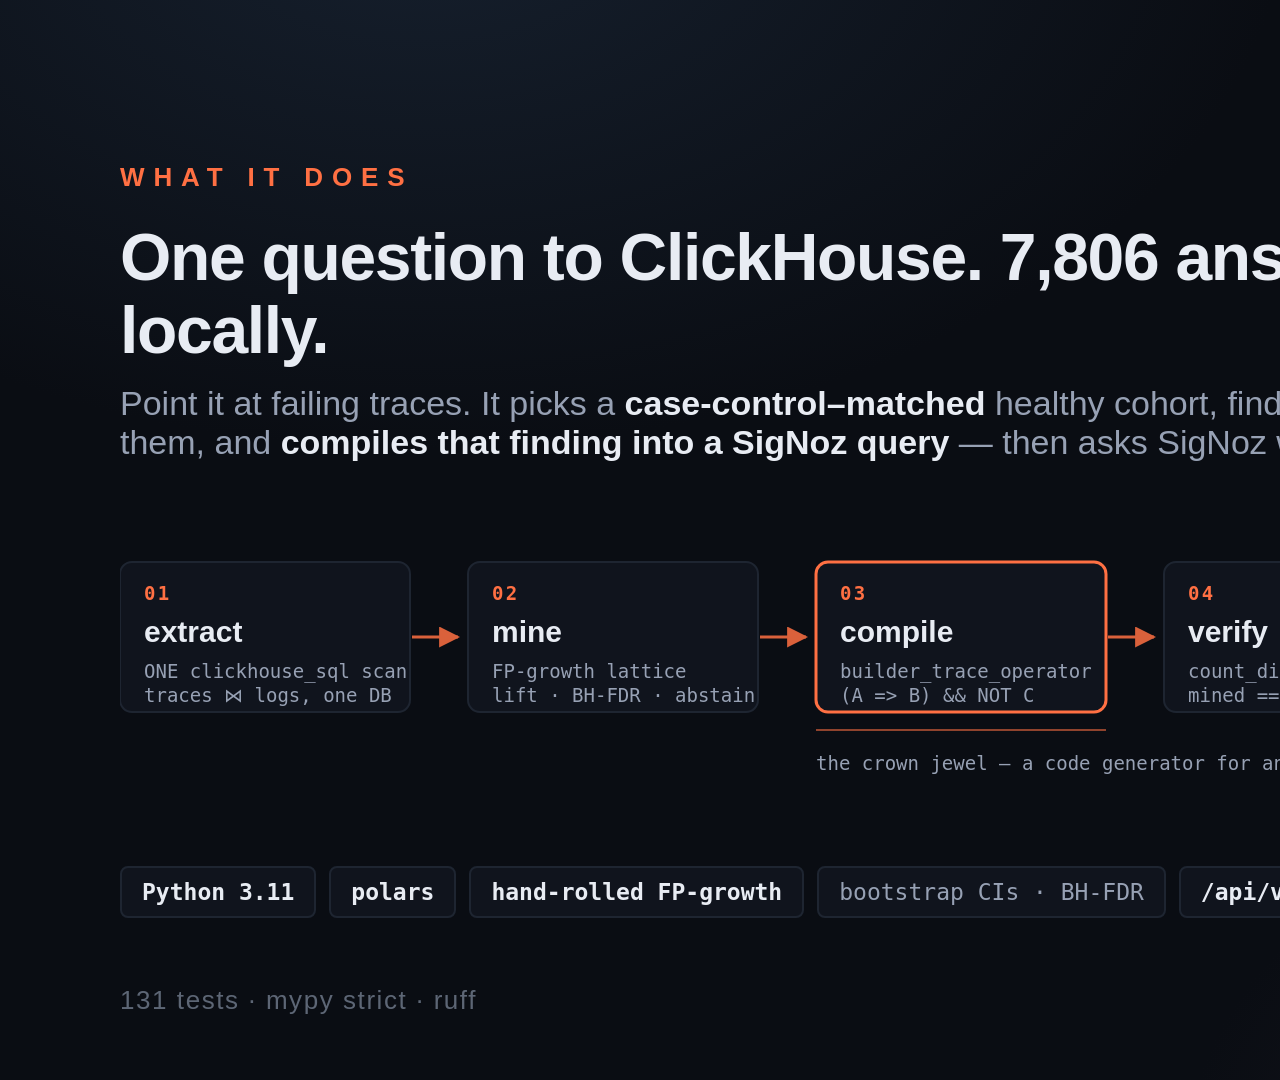
<file: tools/video/intro/cards/card3-pipeline.html>
<!doctype html>
<html lang="en">
<head>
<meta charset="utf-8">
<title>Whodunit — pipeline &amp; stack</title>
<link rel="stylesheet" href="_base.css">
<style>
  h2 { margin-bottom: 18px; }
  .sub { font-size: 34px; color: var(--fg-dim); margin-bottom: 40px; }
  .sub b { color: var(--fg); font-weight: 600; }
  svg { width: 1680px; height: 330px; display: block; }
  .st-title { font: 600 30px var(--sans); fill: #e8ecf3; }
  .st-note  { font: 400 19px var(--mono); fill: #97a1b4; }
  .st-idx   { font: 600 19px var(--mono); fill: #ff7043; letter-spacing: 0.12em; }
  .stack {
    display: flex; gap: 13px; flex-wrap: nowrap; margin-top: 34px;
  }
  .pill {
    font-family: var(--mono); font-size: 23px; white-space: nowrap;
    border: 2px solid var(--line); background: var(--bg2);
    border-radius: 8px; padding: 11px 20px; color: var(--fg-dim);
  }
  .pill b { color: var(--fg); font-weight: 600; }
  .pill.hot { border-color: rgba(255,112,67,0.5); color: var(--accent-soft); }
</style>
</head>
<body>
<div class="card">
  <div class="eyebrow">What it does</div>
  <h2>One question to ClickHouse. 7,806 answers computed locally.</h2>
  <div class="sub">Point it at failing traces. It picks a <b>case-control–matched</b> healthy cohort, finds the structure that separates them, and <b>compiles that finding into a SigNoz query</b> — then asks SigNoz whether it was right.</div>

  <svg viewBox="0 0 1680 330" xmlns="http://www.w3.org/2000/svg">
    <defs>
      <marker id="arw" viewBox="0 0 10 10" refX="9" refY="5" markerWidth="7" markerHeight="7" orient="auto">
        <path d="M0,0 L10,5 L0,10 z" fill="#ff7043"/>
      </marker>
    </defs>

    <!-- boxes -->
    <g>
      <rect x="0"    y="60" width="290" height="150" rx="12" fill="#10141d" stroke="#1e2531" stroke-width="2"/>
      <rect x="348"  y="60" width="290" height="150" rx="12" fill="#10141d" stroke="#1e2531" stroke-width="2"/>
      <rect x="696"  y="60" width="290" height="150" rx="12" fill="#10141d" stroke="#ff7043" stroke-width="3"/>
      <rect x="1044" y="60" width="290" height="150" rx="12" fill="#10141d" stroke="#1e2531" stroke-width="2"/>
      <rect x="1392" y="60" width="288" height="150" rx="12" fill="#10141d" stroke="#1e2531" stroke-width="2"/>
    </g>

    <!-- arrows -->
    <g stroke="#ff7043" stroke-width="3" marker-end="url(#arw)" opacity="0.85">
      <line x1="292" y1="135" x2="338" y2="135"/>
      <line x1="640" y1="135" x2="686" y2="135"/>
      <line x1="988" y1="135" x2="1034" y2="135"/>
      <line x1="1336" y1="135" x2="1382" y2="135"/>
    </g>

    <g>
      <text class="st-idx"   x="24"  y="98">01</text>
      <text class="st-title" x="24"  y="140">extract</text>
      <text class="st-note"  x="24"  y="176">ONE clickhouse_sql scan</text>
      <text class="st-note"  x="24"  y="200">traces ⋈ logs, one DB</text>

      <text class="st-idx"   x="372" y="98">02</text>
      <text class="st-title" x="372" y="140">mine</text>
      <text class="st-note"  x="372" y="176">FP-growth lattice</text>
      <text class="st-note"  x="372" y="200">lift · BH-FDR · abstain</text>

      <text class="st-idx"   x="720" y="98">03</text>
      <text class="st-title" x="720" y="140">compile</text>
      <text class="st-note"  x="720" y="176">builder_trace_operator</text>
      <text class="st-note"  x="720" y="200">(A =&gt; B) &amp;&amp; NOT C</text>

      <text class="st-idx"   x="1068" y="98">04</text>
      <text class="st-title" x="1068" y="140">verify</text>
      <text class="st-note"  x="1068" y="176">count_distinct(trace_id)</text>
      <text class="st-note"  x="1068" y="200">mined == SigNoz ?</text>

      <text class="st-idx"   x="1416" y="98">05</text>
      <text class="st-title" x="1416" y="140">materialize</text>
      <text class="st-note"  x="1416" y="176">permalink · v6 panel</text>
      <text class="st-note"  x="1416" y="200">v2alpha1 alert</text>
    </g>

    <line x1="696" y1="228" x2="986" y2="228" stroke="#ff7043" stroke-width="2" opacity="0.55"/>
    <text class="st-note" x="696" y="268" fill="#ff7043">the crown jewel — a code generator for an undocumented algebra</text>
  </svg>

  <div class="stack">
    <div class="pill"><b>Python 3.11</b></div>
    <div class="pill"><b>polars</b></div>
    <div class="pill"><b>hand-rolled FP-growth</b></div>
    <div class="pill">bootstrap CIs · BH-FDR</div>
    <div class="pill"><b>/api/v5/query_range</b></div>
    <div class="pill hot">no LLM · same seed → same hash</div>
  </div>
  <div class="footer"><span>131 tests · mypy strict · ruff</span><span></span></div>
</div>
</body>
</html>
</file>
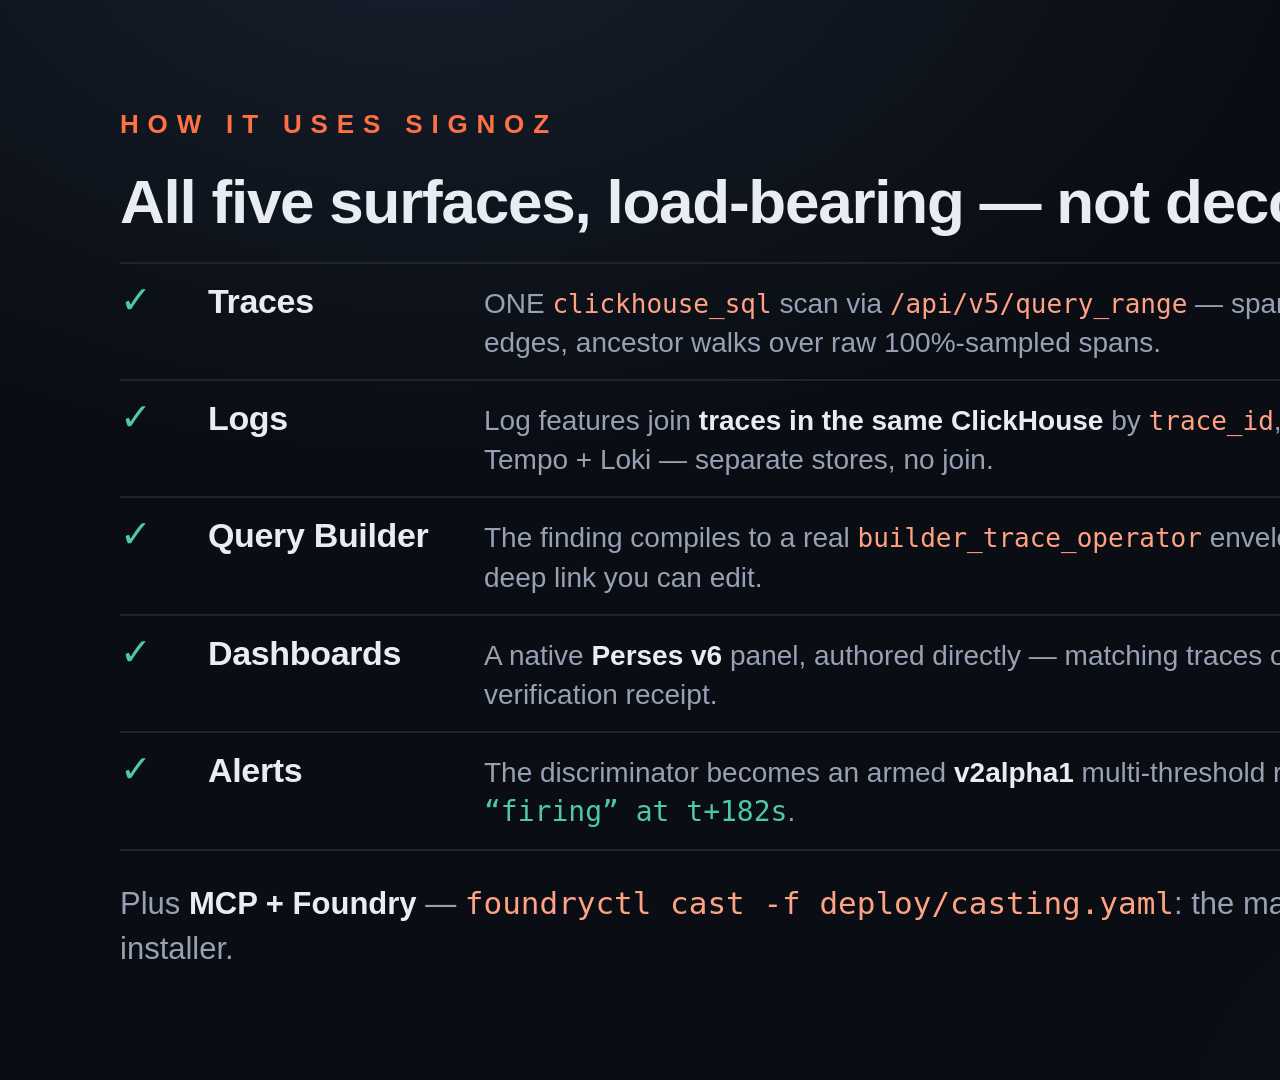
<file: tools/video/intro/cards/card4-signoz.html>
<!doctype html>
<html lang="en">
<head>
<meta charset="utf-8">
<title>Whodunit — how it uses SigNoz</title>
<link rel="stylesheet" href="_base.css">
<style>
  h2 { font-size: 62px; margin-bottom: 26px; }
  .list { display: flex; flex-direction: column; gap: 0; }
  .row {
    display: grid;
    grid-template-columns: 62px 250px 1fr;
    align-items: baseline;
    gap: 26px;
    padding: 17px 0;
    border-top: 2px solid var(--line);
  }
  .row:last-child { border-bottom: 2px solid var(--line); }
  .tick { color: var(--good); font-size: 38px; line-height: 1; }
  .surf { font-size: 34px; font-weight: 650; letter-spacing: -0.01em; }
  .how { font-size: 28px; color: var(--fg-dim); line-height: 1.4; }
  .how code { font-family: var(--mono); color: var(--accent-soft); font-size: 26px; }
  .how b { color: var(--fg); font-weight: 600; }
  .kicker {
    margin-top: 30px; font-size: 31px; color: var(--fg-dim); line-height: 1.45;
  }
  .kicker b { color: var(--fg); font-weight: 600; }
  .kicker .m { font-family: var(--mono); color: var(--accent-soft); }
</style>
</head>
<body>
<div class="card">
  <div class="eyebrow">How it uses SigNoz</div>
  <h2>All five surfaces, load-bearing — not decorative.</h2>

  <div class="list">
    <div class="row">
      <div class="tick">✓</div><div class="surf">Traces</div>
      <div class="how">ONE <code>clickhouse_sql</code> scan via <code>/api/v5/query_range</code> — span predicates, <code>parent_span_id</code> self-join edges, ancestor walks over raw 100%-sampled spans.</div>
    </div>
    <div class="row">
      <div class="tick">✓</div><div class="surf">Logs</div>
      <div class="how">Log features join <b>traces in the same ClickHouse</b> by <code>trace_id</code>, inside that same query. Impossible on Tempo + Loki — separate stores, no join.</div>
    </div>
    <div class="row">
      <div class="tick">✓</div><div class="surf">Query Builder</div>
      <div class="how">The finding compiles to a real <code>builder_trace_operator</code> envelope, and opens in <b>Trace Explorer</b> as a deep link you can edit.</div>
    </div>
    <div class="row">
      <div class="tick">✓</div><div class="surf">Dashboards</div>
      <div class="how">A native <b>Perses v6</b> panel, authored directly — matching traces over time, share of traffic, and the verification receipt.</div>
    </div>
    <div class="row">
      <div class="tick">✓</div><div class="surf">Alerts</div>
      <div class="how">The discriminator becomes an armed <b>v2alpha1</b> multi-threshold rule. Webhook delivery proved live: <span class="mono good">POST “firing” at t+182s</span>.</div>
    </div>
  </div>

  <div class="kicker">
    Plus <b>MCP + Foundry</b> — <span class="m">foundryctl cast -f deploy/casting.yaml</span>: the mandated compliance file <b>is</b> the installer.
  </div>
</div>
</body>
</html>
</file>
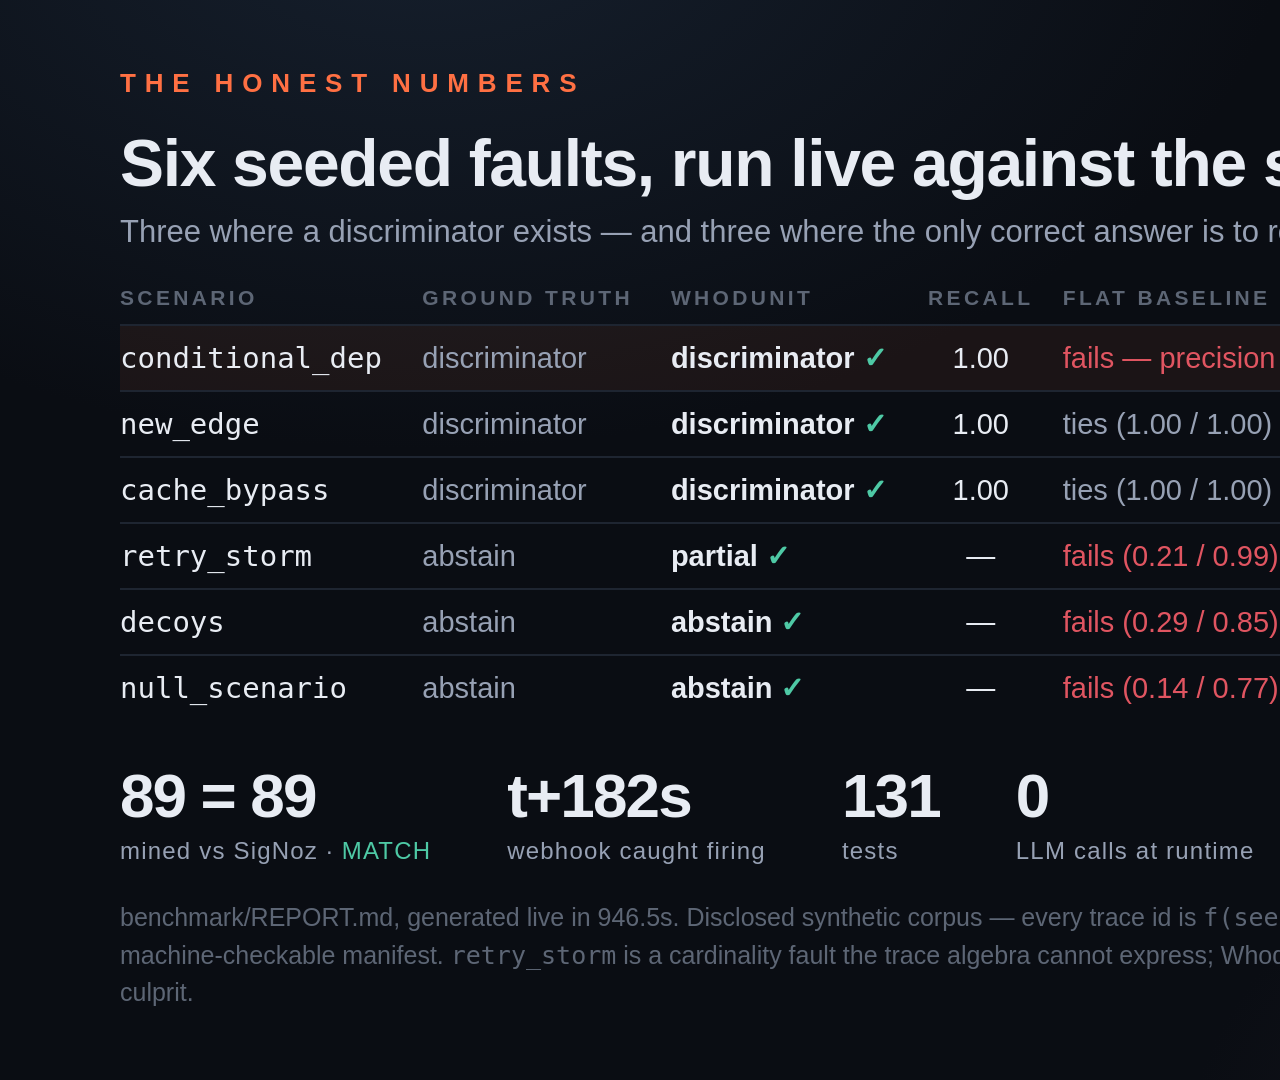
<file: tools/video/intro/cards/card5-numbers.html>
<!doctype html>
<html lang="en">
<head>
<meta charset="utf-8">
<title>Whodunit — the honest numbers</title>
<link rel="stylesheet" href="_base.css">
<style>
  h2 { margin-bottom: 14px; }
  .sub { font-size: 31px; color: var(--fg-dim); margin-bottom: 36px; }
  table { border-collapse: collapse; width: 1470px; font-size: 29px; }
  th {
    text-align: left; font-size: 21px; letter-spacing: 0.16em; text-transform: uppercase;
    color: var(--fg-faint); font-weight: 600; padding: 0 26px 14px 0;
  }
  th.c, td.c { text-align: center; }
  td { padding: 15px 26px 15px 0; border-top: 2px solid var(--line); }
  td.s { font-family: var(--mono); color: var(--fg); }
  td.got { font-weight: 650; }
  .ok { color: var(--good); }
  .no { color: var(--bad); }
  tr.win td { background: rgba(255,112,67,0.07); }
  .stats { display: flex; gap: 76px; margin-top: 40px; }
  .stat .n { font-size: 62px; font-weight: 700; letter-spacing: -0.03em; }
  .stat .l { font-size: 24px; color: var(--fg-dim); margin-top: 6px; letter-spacing: 0.05em; }
  .caveat {
    margin-top: 34px; font-size: 25px; color: var(--fg-faint); line-height: 1.5; max-width: 1600px;
  }
</style>
</head>
<body>
<div class="card">
  <div class="eyebrow">The honest numbers</div>
  <h2>Six seeded faults, run live against the stack. 6 / 6.</h2>
  <div class="sub">Three where a discriminator exists — and three where the only correct answer is to refuse to name one.</div>

  <table>
    <tr>
      <th>scenario</th><th>ground truth</th><th>whodunit</th>
      <th class="c">recall</th><th>flat baseline (BubbleUp-style)</th>
    </tr>
    <tr class="win">
      <td class="s">conditional_dep</td><td class="dim">discriminator</td>
      <td class="got">discriminator <span class="ok">✓</span></td><td class="c">1.00</td>
      <td class="no">fails — precision 0.23</td>
    </tr>
    <tr>
      <td class="s">new_edge</td><td class="dim">discriminator</td>
      <td class="got">discriminator <span class="ok">✓</span></td><td class="c">1.00</td>
      <td class="dim">ties (1.00 / 1.00)</td>
    </tr>
    <tr>
      <td class="s">cache_bypass</td><td class="dim">discriminator</td>
      <td class="got">discriminator <span class="ok">✓</span></td><td class="c">1.00</td>
      <td class="dim">ties (1.00 / 1.00)</td>
    </tr>
    <tr>
      <td class="s">retry_storm</td><td class="dim">abstain</td>
      <td class="got">partial <span class="ok">✓</span></td><td class="c">—</td>
      <td class="no">fails (0.21 / 0.99)</td>
    </tr>
    <tr>
      <td class="s">decoys</td><td class="dim">abstain</td>
      <td class="got">abstain <span class="ok">✓</span></td><td class="c">—</td>
      <td class="no">fails (0.29 / 0.85)</td>
    </tr>
    <tr>
      <td class="s">null_scenario</td><td class="dim">abstain</td>
      <td class="got">abstain <span class="ok">✓</span></td><td class="c">—</td>
      <td class="no">fails (0.14 / 0.77)</td>
    </tr>
  </table>

  <div class="stats">
    <div class="stat"><div class="n">89 = 89</div><div class="l">mined vs SigNoz · <span class="ok">MATCH</span></div></div>
    <div class="stat"><div class="n">t+182s</div><div class="l">webhook caught firing</div></div>
    <div class="stat"><div class="n">131</div><div class="l">tests</div></div>
    <div class="stat"><div class="n">0</div><div class="l">LLM calls at runtime</div></div>
  </div>

  <div class="caveat">
    benchmark/REPORT.md, generated live in 946.5s. Disclosed synthetic corpus — every trace id is <span class="mono">f(seed, index)</span>, ground truth from a machine-checkable manifest.
    <span class="mono">retry_storm</span> is a cardinality fault the trace algebra cannot express; Whodunit abstains rather than inventing a culprit.
  </div>
</div>
</body>
</html>
</file>
<file: tools/video/intro/cards/_base.css>
/* Whodunit intro cards — shared look.
   Self-contained: system font stacks only, no @import, no external assets. */

:root {
  --bg: #0a0d13;
  --bg2: #10141d;
  --line: #1e2531;
  --fg: #e8ecf3;
  --fg-dim: #97a1b4;
  --fg-faint: #5d6675;
  --accent: #ff7043;
  --accent-soft: #ffa183;
  --good: #4ec9a5;
  --bad: #e05561;
  --mono: "Cascadia Mono", "Consolas", "DejaVu Sans Mono", "Courier New", monospace;
  --sans: "Segoe UI", "Inter", "Helvetica Neue", Arial, sans-serif;
}

* { box-sizing: border-box; margin: 0; padding: 0; }

html, body {
  width: 1920px;
  height: 1080px;
  overflow: hidden;
}

body {
  background: var(--bg);
  background-image:
    radial-gradient(ellipse 1400px 900px at 22% -10%, #16202e 0%, rgba(10,13,19,0) 62%),
    radial-gradient(ellipse 1100px 700px at 96% 108%, #1c1a24 0%, rgba(10,13,19,0) 60%);
  color: var(--fg);
  font-family: var(--sans);
  -webkit-font-smoothing: antialiased;
  display: flex;
  align-items: center;
  justify-content: center;
}

.card {
  width: 1920px;
  height: 1080px;
  padding: 96px 120px;
  display: flex;
  flex-direction: column;
  justify-content: center;
  position: relative;
}

.eyebrow {
  font-size: 26px;
  letter-spacing: 0.34em;
  text-transform: uppercase;
  color: var(--accent);
  font-weight: 600;
  margin-bottom: 28px;
}

h1 {
  font-size: 150px;
  line-height: 1;
  letter-spacing: -0.035em;
  font-weight: 700;
}

h2 {
  font-size: 66px;
  line-height: 1.1;
  letter-spacing: -0.02em;
  font-weight: 650;
  margin-bottom: 44px;
}

.lede { font-size: 40px; line-height: 1.42; color: var(--fg-dim); max-width: 1500px; }
.mono { font-family: var(--mono); }
.accent { color: var(--accent); }
.good { color: var(--good); }
.bad { color: var(--bad); }
.dim { color: var(--fg-dim); }
.faint { color: var(--fg-faint); }
.strike { text-decoration: line-through; text-decoration-thickness: 2px; }

.rule {
  height: 2px;
  background: linear-gradient(90deg, var(--accent) 0%, rgba(255,112,67,0.05) 70%, rgba(255,112,67,0) 100%);
  margin: 40px 0;
}

.footer {
  position: absolute;
  left: 120px;
  right: 120px;
  bottom: 64px;
  display: flex;
  justify-content: space-between;
  align-items: baseline;
  font-size: 26px;
  color: var(--fg-faint);
  letter-spacing: 0.06em;
}
</file>
